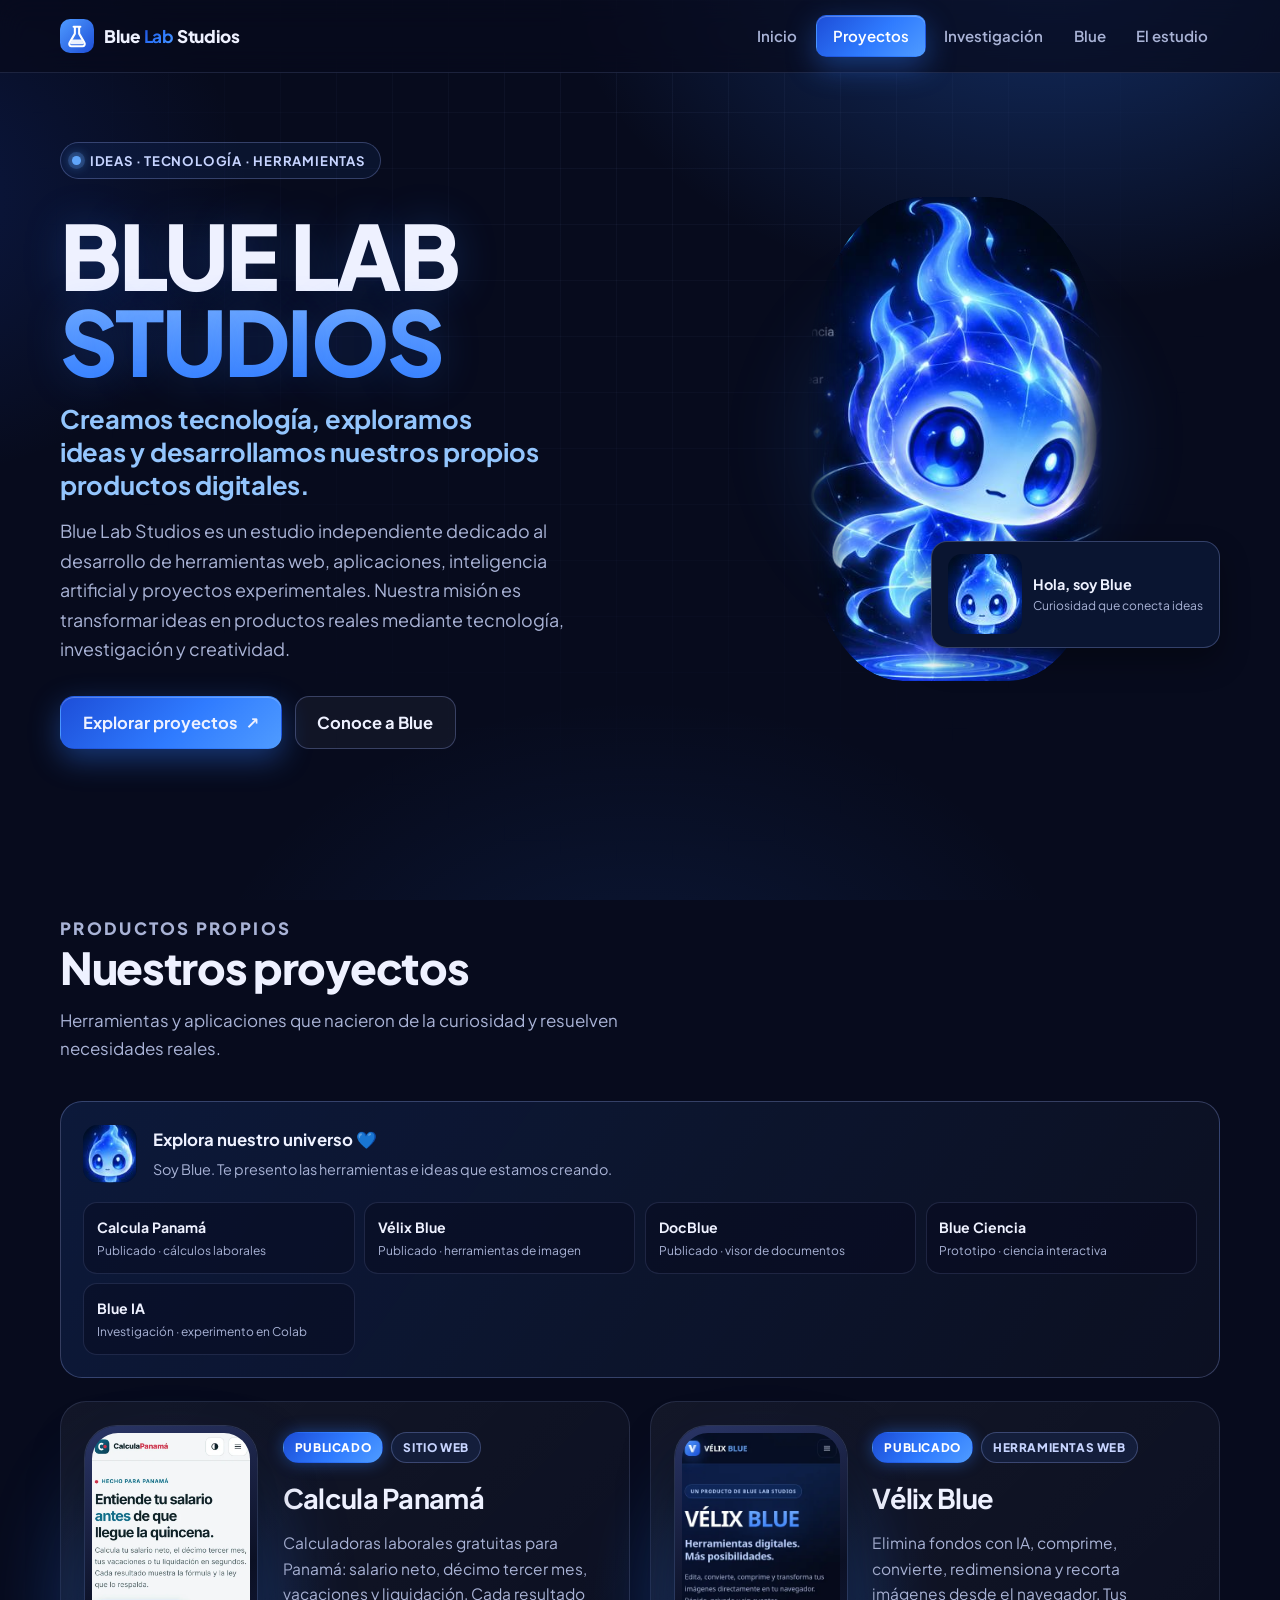
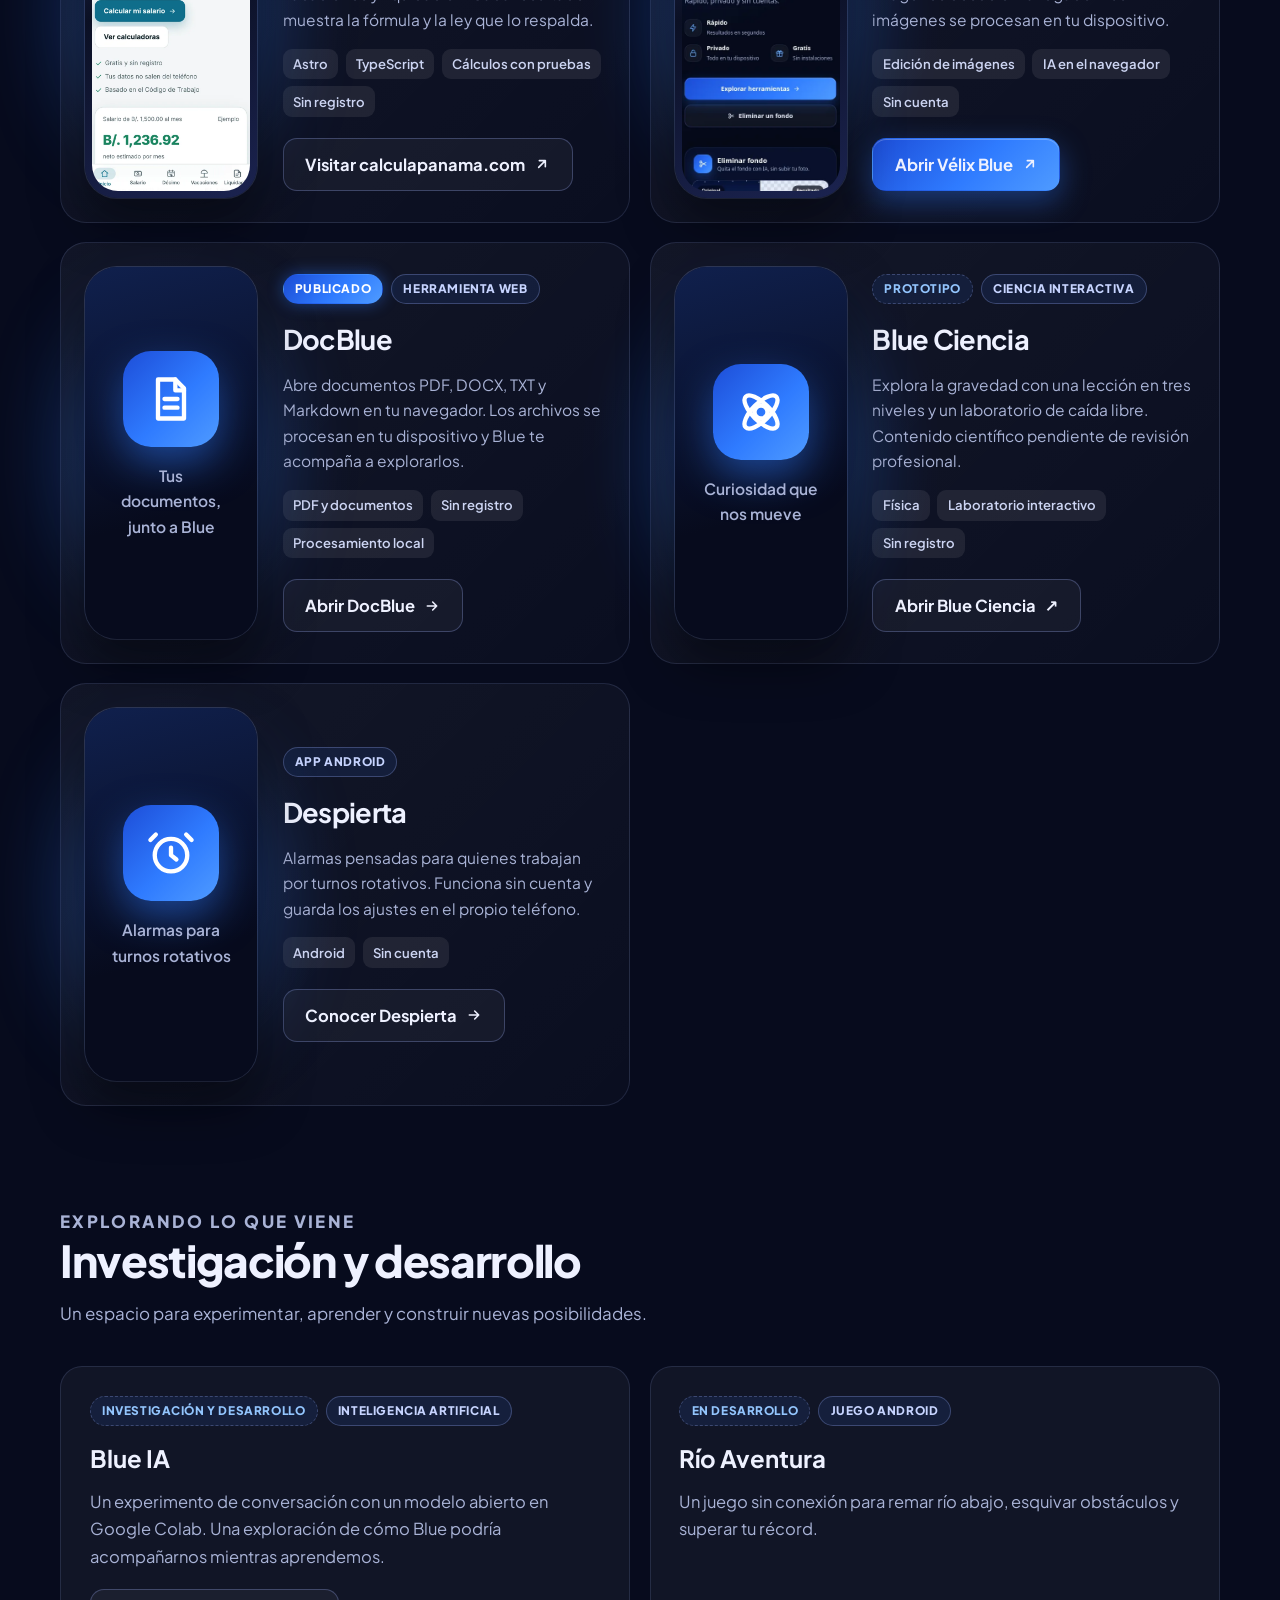
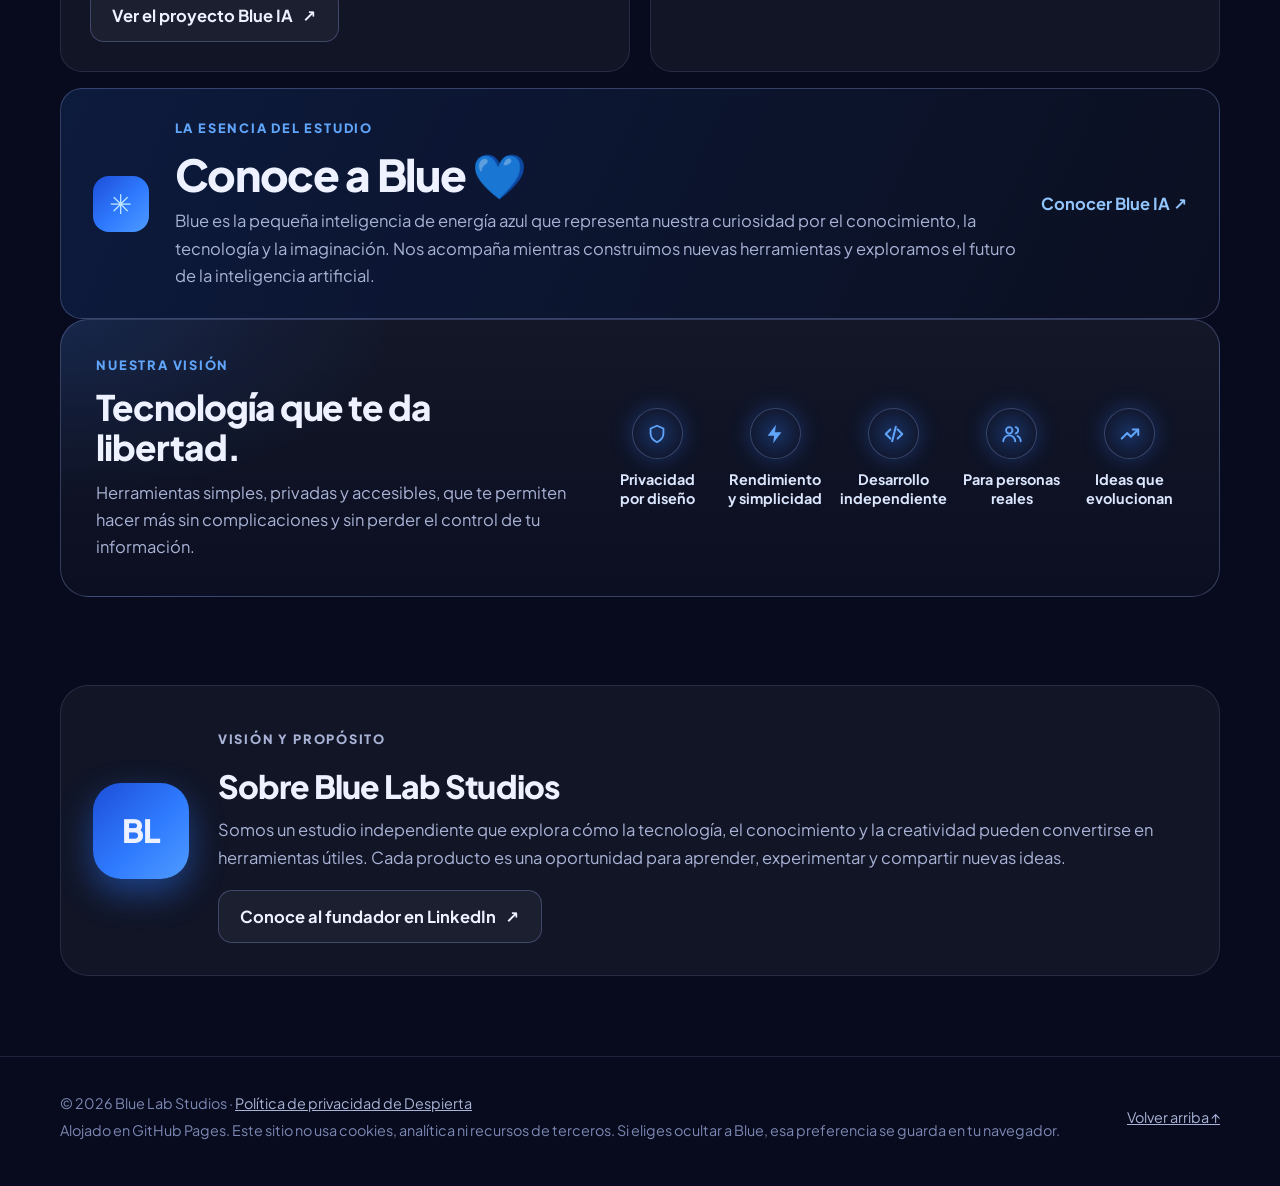
<file: index.html>
<!doctype html>
<html lang="es">
<head>
<meta charset="utf-8">
<meta name="viewport" content="width=device-width, initial-scale=1">
<title>Blue Lab Studios · Tecnología, creatividad e inteligencia</title>
<link rel="canonical" href="https://gabrielvillarreta555-code.github.io/">
<meta name="description" content="Blue Lab Studios desarrolla productos digitales propios, herramientas web, aplicaciones e investigación en inteligencia artificial.">
<meta name="theme-color" content="#070b1d">
<meta property="og:site_name" content="Blue Lab Studios">
<meta property="og:title" content="Blue Lab Studios · Tecnología, creatividad e inteligencia">
<meta property="og:description" content="Conoce los productos, experimentos y proyectos de inteligencia artificial de Blue Lab Studios.">
<meta property="og:type" content="website">
<meta property="og:url" content="https://gabrielvillarreta555-code.github.io/">
<link rel="preload" href="fonts/plus-jakarta-sans.woff2" as="font" type="font/woff2" crossorigin>
<script type="application/ld+json">
{
  "@context": "https://schema.org",
  "@graph": [
    {
      "@type": "Organization",
      "@id": "https://gabrielvillarreta555-code.github.io/#estudio",
      "name": "Blue Lab Studios",
      "url": "https://gabrielvillarreta555-code.github.io/",
      "description": "Estudio independiente que desarrolla productos digitales propios, herramientas web, aplicaciones e investigación en inteligencia artificial.",
      "founder": {
        "@id": "https://gabrielvillarreta555-code.github.io/#gabriel"
      },
      "brand": [
        {
          "@type": "Brand",
          "name": "Calcula Panamá",
          "url": "https://calculapanama.com/"
        },
        {
          "@type": "Brand",
          "name": "Vélix Blue",
          "url": "https://velixblue.com/"
        },
        {
          "@type": "Brand",
          "name": "DocBlue",
          "url": "https://gabrielvillarreta555-code.github.io/Docblue/"
        },
        {
          "@type": "Brand",
          "name": "Blue Ciencia",
          "url": "https://gabrielvillarreta555-code.github.io/Blue-ciencia/"
        },
        {
          "@type": "Brand",
          "name": "Despierta",
          "url": "https://gabrielvillarreta555-code.github.io/despierta/"
        }
      ]
    },
    {
      "@type": "Person",
      "@id": "https://gabrielvillarreta555-code.github.io/#gabriel",
      "name": "Gabriel Villarreta",
      "url": "https://gabrielvillarreta555-code.github.io/",
      "jobTitle": "Fundador",
      "worksFor": {
        "@id": "https://gabrielvillarreta555-code.github.io/#estudio"
      },
      "sameAs": [
        "https://www.linkedin.com/in/gabriel-villarreta-1aa114441/"
      ]
    },
    {
      "@type": "WebSite",
      "@id": "https://gabrielvillarreta555-code.github.io/#sitio",
      "name": "Blue Lab Studios",
      "url": "https://gabrielvillarreta555-code.github.io/",
      "inLanguage": "es",
      "publisher": {
        "@id": "https://gabrielvillarreta555-code.github.io/#estudio"
      }
    }
  ]
}
</script>
<style>
@font-face{font-family:"Jakarta";src:url("fonts/plus-jakarta-sans.woff2") format("woff2");font-weight:200 800;font-display:swap}
:root{
  --bg:#070b1d;--bg2:#0c1330;--panel:rgba(255,255,255,.045);--panel2:rgba(255,255,255,.08);
  --line:rgba(160,180,255,.14);--line2:rgba(160,180,255,.28);
  --text:#eef1ff;--soft:#a9b3d6;--mute:#7c88b3;
  --blue:#2f7bff;--blue2:#60a5fa;--blue3:#93c5fd;--deep:#1d4ed8;
  --grad:linear-gradient(135deg,#1d4ed8 0%,#2f7bff 55%,#4f9bff 100%);
  --radius:22px;
}
*{box-sizing:border-box}
[hidden]{display:none!important}
html{-webkit-text-size-adjust:100%;scroll-behavior:smooth;scroll-padding-top:5.5rem}
body{margin:0;color:var(--text);background:var(--bg);font:16.5px/1.65 "Jakarta",system-ui,-apple-system,"Segoe UI",Roboto,Arial,sans-serif;overflow-x:hidden}
img{max-width:100%;display:block}
a{color:var(--blue2)}
a:focus-visible,button:focus-visible,input:focus-visible,select:focus-visible,textarea:focus-visible,summary:focus-visible{outline:2px solid var(--blue2);outline-offset:3px;border-radius:10px}
.wrap{width:min(1160px,100% - 2.5rem);margin-inline:auto}
.skip{position:absolute;left:1rem;top:-5rem;padding:.6rem 1rem;border-radius:12px;background:var(--text);color:var(--bg);font-weight:700;z-index:100}
.skip:focus{top:1rem}

/* Fondo: brillos y rejilla */
.sky{position:fixed;inset:0;z-index:-1;pointer-events:none;
  background:
    radial-gradient(44rem 32rem at 82% -6%,rgba(47,123,255,.32),transparent 70%),
    radial-gradient(36rem 26rem at -12% 22%,rgba(29,78,216,.22),transparent 70%),
    radial-gradient(40rem 30rem at 50% 115%,rgba(47,123,255,.12),transparent 70%),
    var(--bg)}
.sky::after{content:"";position:absolute;inset:0;
  background-image:linear-gradient(rgba(160,180,255,.06) 1px,transparent 1px),linear-gradient(90deg,rgba(160,180,255,.06) 1px,transparent 1px);
  background-size:56px 56px;
  -webkit-mask-image:radial-gradient(ellipse at 50% 0%,#000 0%,transparent 70%);mask-image:radial-gradient(ellipse at 50% 0%,#000 0%,transparent 70%)}

/* Navegación */
.nav{position:sticky;top:0;z-index:50;backdrop-filter:blur(14px);-webkit-backdrop-filter:blur(14px);background:rgba(7,11,29,.72);border-bottom:1px solid var(--line)}
.nav .wrap{display:flex;align-items:center;justify-content:space-between;gap:1rem;height:4.5rem}
.logo{display:flex;align-items:center;gap:.65rem;color:var(--text);text-decoration:none;font-weight:800;letter-spacing:-.01em;font-size:1.08rem;white-space:nowrap}
.logo b{background:var(--grad);-webkit-background-clip:text;background-clip:text;color:transparent}
.links{display:flex;align-items:center;gap:.4rem}
.links a{color:var(--soft);text-decoration:none;font-weight:600;font-size:.94rem;padding:.45rem .75rem;border-radius:10px}
.links a:hover{color:var(--text);background:var(--panel)}
.links a.btn-main{color:#fff;padding:.5rem 1rem}
@media (max-width:820px){.links .hide-sm{display:none}}

/* Botones */
.btn{display:inline-flex;align-items:center;justify-content:center;gap:.55rem;min-height:48px;padding:.75rem 1.35rem;border-radius:14px;border:1px solid var(--line2);background:var(--panel);color:var(--text);font:inherit;font-weight:700;text-decoration:none;cursor:pointer;transition:transform .18s ease,box-shadow .18s ease,background .18s ease}
.btn:hover{transform:translateY(-2px);background:var(--panel2)}
.btn-main{border-color:transparent;background:var(--grad);box-shadow:0 10px 30px rgba(47,123,255,.4),inset 0 1px 0 rgba(255,255,255,.25)}
.btn-main:hover{background:var(--grad);box-shadow:0 14px 40px rgba(47,123,255,.55),inset 0 1px 0 rgba(255,255,255,.25)}
.btn-sm{min-height:40px;padding:.5rem 1rem;border-radius:12px;font-size:.92rem}
.btn svg{flex:none}

/* Portada */
.hero{display:grid;grid-template-columns:1.05fr .95fr;align-items:center;gap:3rem;padding:3.5rem 0 4rem}
@media (max-width:920px){.hero{grid-template-columns:1fr;padding-top:2rem;gap:3rem}}
.pill{display:inline-flex;align-items:center;gap:.55rem;padding:.4rem .95rem .4rem .7rem;border:1px solid var(--line2);border-radius:999px;background:rgba(59,130,255,.08);color:#c7d4ff;font-size:.82rem;font-weight:700;letter-spacing:.06em;text-transform:uppercase}
.pill i{width:.55rem;height:.55rem;border-radius:50%;background:var(--blue2);box-shadow:0 0 0 4px rgba(96,165,250,.22),0 0 12px var(--blue2)}
h1{font-size:clamp(2.45rem,6.2vw,4.4rem);line-height:1.04;letter-spacing:-.035em;margin:1.3rem 0 0;font-weight:800}
.brand-title{font-size:clamp(3rem,8.5vw,5.6rem);line-height:.95;text-transform:uppercase;letter-spacing:-.03em;text-shadow:0 0 40px rgba(47,123,255,.25)}
.tagline{font-size:clamp(1.25rem,2.6vw,1.6rem);font-weight:700;line-height:1.3;color:var(--blue3);margin:1.2rem 0 0;max-width:30rem;letter-spacing:-.01em}
.grad{background:linear-gradient(180deg,#7db4ff 0%,#2f7bff 100%);-webkit-background-clip:text;background-clip:text;color:transparent}
.lead{color:var(--soft);font-size:clamp(1rem,1.7vw,1.12rem);max-width:34rem;margin:.9rem 0 2rem}
.actions{display:flex;flex-wrap:wrap;gap:.8rem}
.checks{display:flex;flex-wrap:wrap;gap:.6rem 1.5rem;list-style:none;padding:0;margin:2rem 0 0;color:var(--soft);font-size:.93rem;font-weight:600}
.checks li{display:flex;align-items:center;gap:.45rem}
.checks svg{color:var(--blue2)}

/* Composición de teléfonos */
.stage{position:relative;height:560px;max-width:520px;margin-inline:auto;width:100%}
.stage::before{content:"";position:absolute;inset:12% 8%;border-radius:50%;background:radial-gradient(circle,rgba(47,123,255,.5),rgba(29,78,216,.22) 45%,transparent 70%);filter:blur(30px)}
.net{position:absolute;inset:-8% -12%;width:124%;height:116%;opacity:.35;pointer-events:none}
@media (max-width:920px){.hero{overflow-x:clip}.net{inset:0;width:100%;height:100%}}
.phone{position:absolute;width:232px;aspect-ratio:390/844;border-radius:34px;padding:7px;background:linear-gradient(160deg,#2a3566,#0b1024 45%,#1b2350);box-shadow:0 30px 60px rgba(0,0,0,.55),0 0 0 1px rgba(160,180,255,.25),inset 0 0 0 1px rgba(255,255,255,.06)}
.phone img{width:100%;height:100%;object-fit:cover;object-position:top;border-radius:28px}
.p1{left:50%;top:10px;transform:translateX(-36%) rotate(3deg);z-index:2}
.p2{left:50%;top:60px;transform:translateX(-118%) rotate(-7deg);z-index:1;opacity:.92}
.chip{position:absolute;z-index:3;display:flex;align-items:center;gap:.6rem;padding:.65rem .9rem;border-radius:16px;background:rgba(12,19,48,.78);border:1px solid var(--line2);backdrop-filter:blur(10px);-webkit-backdrop-filter:blur(10px);box-shadow:0 14px 30px rgba(0,0,0,.35);font-size:.86rem;font-weight:700;white-space:nowrap}
.chip small{display:block;color:var(--soft);font-weight:600;font-size:.74rem}
.chip .dot{width:2rem;height:2rem;border-radius:10px;display:grid;place-items:center;background:var(--grad);flex:none}
.c1{right:0;top:70px}.c2{left:0;bottom:90px}.c3{right:6%;bottom:18px}
@media (prefers-reduced-motion:no-preference){
  .chip{animation:float 6s ease-in-out infinite}.c2{animation-delay:-2s}.c3{animation-delay:-4s}
  @keyframes float{50%{translate:0 -10px}}
}
@media (max-width:520px){
  .stage{height:470px}.phone{width:196px}
  .p1{transform:translateX(-30%) rotate(3deg)}.p2{transform:translateX(-108%) rotate(-7deg);top:50px}
  .c1{top:24px;right:-4px}.c2{left:-4px;bottom:120px}.c3{bottom:8px;right:0}
}

/* Secciones */
section{padding:5.5rem 0 0}
.head{max-width:40rem;margin-bottom:2.4rem}
.kicker{color:var(--blue2);font-weight:800;font-size:.8rem;letter-spacing:.14em;text-transform:uppercase;margin:0 0 .7rem}
h2{font-size:clamp(1.85rem,4vw,2.75rem);line-height:1.12;letter-spacing:-.03em;margin:0;font-weight:800}
.head p{color:var(--soft);margin:.9rem 0 0;font-size:1.06rem}

/* Visión */
.vision{display:grid;grid-template-columns:.9fr 1.1fr;gap:2rem;align-items:center;padding:2.2rem;border-radius:28px;border:1px solid var(--line2);background:radial-gradient(30rem 16rem at 0% 0%,rgba(47,123,255,.16),transparent 70%),linear-gradient(180deg,rgba(255,255,255,.05),rgba(255,255,255,.02))}
@media (max-width:900px){.vision{grid-template-columns:1fr}}
.vision h2{font-size:clamp(1.6rem,3.2vw,2.2rem)}
.vision-text p:last-child{color:var(--soft);margin:.8rem 0 0}
.values{list-style:none;margin:0;padding:0;display:grid;grid-template-columns:repeat(5,1fr);gap:.6rem;text-align:center;font-size:.9rem;font-weight:700;line-height:1.3;color:#dbe6ff}
@media (max-width:600px){.values{grid-template-columns:repeat(2,1fr);gap:1.2rem .6rem}.values li:last-child{grid-column:1/-1}}
.vicon{width:3.2rem;height:3.2rem;margin:0 auto .7rem;border-radius:50%;display:grid;place-items:center;color:var(--blue2);background:radial-gradient(circle,rgba(47,123,255,.28),rgba(47,123,255,.06) 70%);border:1px solid var(--line2);box-shadow:0 0 22px rgba(47,123,255,.3)}
/* Cifras */
.stats{display:grid;grid-template-columns:repeat(3,1fr);gap:1rem;padding:1.4rem;border:1px solid var(--line);border-radius:var(--radius);background:var(--panel)}
.stats div{text-align:center;padding:.4rem}
.stats strong{display:block;font-size:clamp(1.7rem,4vw,2.3rem);font-weight:800;letter-spacing:-.03em}
.stats span{color:var(--soft);font-size:.9rem;font-weight:600}
@media (max-width:640px){.stats{grid-template-columns:1fr;gap:.2rem}}

/* Proyectos */
.work{display:grid;grid-template-columns:repeat(2,1fr);gap:1.2rem}
@media (max-width:1000px){.work{grid-template-columns:1fr}}
.project{display:grid;grid-template-columns:auto 1fr;gap:1.6rem;align-items:center;padding:1.5rem;border-radius:26px;border:1px solid var(--line);background:linear-gradient(135deg,rgba(255,255,255,.055),rgba(255,255,255,.015));transition:border-color .2s ease}
.project:hover{border-color:var(--line2)}
@media (max-width:560px){.project{grid-template-columns:1fr;gap:1.4rem}}
.shot{position:relative;justify-self:center;width:172px;aspect-ratio:390/844;border-radius:32px;padding:7px;background:linear-gradient(160deg,#2a3566,#0b1024 45%,#1b2350);box-shadow:0 24px 50px rgba(0,0,0,.5),0 0 0 1px rgba(160,180,255,.22)}
.shot img{width:100%;height:100%;object-fit:cover;object-position:top;border-radius:26px}
.shot::before{content:"";pointer-events:none;position:absolute;inset:-18%;z-index:-1;border-radius:50%;filter:blur(36px);opacity:.55;background:radial-gradient(circle,#2f7bff,transparent 65%)}
.art{display:grid;place-items:center;align-content:center;gap:1rem;background:linear-gradient(165deg,#10204d,#070b1d 65%);color:#fff;text-align:center;padding:1.5rem}
.art .clock{width:96px;height:96px;border-radius:28px;display:grid;place-items:center;background:var(--grad);box-shadow:0 16px 40px rgba(47,123,255,.5)}
.art p{margin:0;color:var(--soft);font-size:.88rem;font-weight:600}
.meta{display:flex;flex-wrap:wrap;align-items:center;gap:.5rem;margin-bottom:.8rem}
.badge{font-size:.74rem;font-weight:800;letter-spacing:.05em;text-transform:uppercase;padding:.28rem .7rem;border-radius:999px;border:1px solid var(--line2);color:#c7d4ff;background:rgba(59,130,255,.1)}
.badge.live{color:#fff;border-color:transparent;background:var(--grad);box-shadow:0 0 16px rgba(47,123,255,.45)}
.badge.soon{color:var(--blue3);border-style:dashed}
.project h3{font-size:clamp(1.4rem,2.4vw,1.7rem);letter-spacing:-.025em;margin:0 0 .6rem}
.project p{color:var(--soft);margin:0 0 1rem;max-width:34rem;font-size:.97rem}
.tags{display:flex;flex-wrap:wrap;gap:.45rem;list-style:none;padding:0;margin:0 0 1.3rem}
.tags li{font-size:.82rem;font-weight:600;color:#cdd5f3;padding:.28rem .65rem;border-radius:9px;background:var(--panel2)}

/* Sobre el estudio */
.about{display:grid;grid-template-columns:auto 1fr;gap:1.8rem;align-items:center;padding:2rem;border-radius:28px;border:1px solid var(--line);background:var(--panel)}
@media (max-width:640px){.about{grid-template-columns:1fr}}
.avatar{width:96px;height:96px;border-radius:28px;display:grid;place-items:center;background:var(--grad);font-size:2rem;font-weight:800;letter-spacing:-.04em;box-shadow:0 14px 34px rgba(47,123,255,.45)}
.about h2{font-size:clamp(1.5rem,3vw,2rem)}
.about p{color:var(--soft);margin:.7rem 0 1.2rem}

footer{margin-top:5rem;border-top:1px solid var(--line);padding:2rem 0 2.5rem;color:var(--mute);font-size:.9rem}
footer .wrap{display:flex;flex-wrap:wrap;justify-content:space-between;align-items:center;gap:1rem}
footer p{margin:.2rem 0}
footer a{color:var(--soft)}

/* Blue: ilustración de la referencia y proyectos experimentales */
.blue-stage{position:relative;isolation:isolate;display:grid;place-items:center;min-height:510px}
.blue-stage-glow{position:absolute;width:80%;aspect-ratio:1;border-radius:50%;background:radial-gradient(circle,rgba(39,122,255,.26),transparent 68%);filter:blur(24px);z-index:-1}
.blue-portrait{width:min(72%,295px);aspect-ratio:352/577;border-radius:38% 38% 32% 32%;background-image:url("img/blue-referencia.jpg");background-size:364% 148%;background-position:18% 9.4%;background-repeat:no-repeat;-webkit-mask-image:linear-gradient(to right,transparent,#000 14%,#000 88%,transparent);mask-image:linear-gradient(to right,transparent,#000 14%,#000 88%,transparent);box-shadow:0 0 60px rgba(30,119,255,.18)}
.blue-caption{position:absolute;right:0;bottom:9%;display:flex;align-items:center;gap:.7rem;padding:.8rem 1rem;border:1px solid var(--line2);border-radius:16px;background:#0a1531;box-shadow:0 14px 30px #0005}
.blue-caption-dot{display:grid;place-items:center;width:2rem;height:2rem;border-radius:10px;background:var(--grad);color:white}
.blue-caption strong,.blue-caption small{display:block}.blue-caption strong{font-size:.9rem}.blue-caption small{font-size:.75rem;color:var(--soft)}
.blue-intro{display:grid;grid-template-columns:auto 1fr auto;align-items:center;gap:1.6rem;margin:1rem 0 0;padding:1.8rem 2rem;border:1px solid var(--line2);border-radius:var(--radius);background:linear-gradient(115deg,rgba(47,123,255,.14),rgba(255,255,255,.02))}
.blue-intro-symbol{display:grid;place-items:center;width:3.5rem;height:3.5rem;border-radius:16px;color:#bde5ff;background:var(--grad);font-size:1.7rem}.blue-intro h2{margin:0 0 .5rem}.blue-intro p:last-child{color:var(--soft);max-width:56rem;margin:0}.blue-intro-link{white-space:nowrap;font-weight:700;text-decoration:none;color:var(--blue3)}
.experiments{display:grid;grid-template-columns:repeat(2,minmax(0,1fr));gap:1.2rem}.experiment{padding:1.8rem;border:1px solid var(--line);border-radius:var(--radius);background:var(--panel)}.experiment h3{font-size:1.5rem;margin:0 0 .6rem}.experiment p{color:var(--soft);margin:0 0 1.2rem}
@media(max-width:920px){.blue-stage{min-height:440px}.blue-portrait{width:min(62%,270px)}.blue-intro{grid-template-columns:auto 1fr}.blue-intro-link{grid-column:2}}
@media(max-width:360px){.nav .wrap{gap:.4rem}.logo{font-size:.9rem;gap:.4rem}.logo svg{width:28px;height:28px}.links a.btn-main{padding:.5rem .7rem}}
@media(max-width:600px){.blue-stage{min-height:390px}.blue-portrait{width:min(62%,235px)}.blue-caption{right:0;bottom:4%}.blue-intro{grid-template-columns:1fr;gap:1rem;padding:1.5rem}.blue-intro-link{grid-column:1}.experiments{grid-template-columns:1fr}.project .btn{max-width:100%}}

/* Blue cobra vida con expresiones de la referencia original. */
.blue-expression{width:74px;height:80px;flex:none;border-radius:14px;background:#07142e url("img/blue-referencia.jpg") no-repeat -507px -500px;background-size:1280px 853px}
@media (prefers-reduced-motion:no-preference){
  .blue-portrait{animation:blue-float 6s ease-in-out infinite}
  .blue-stage-glow{animation:blue-glow 6s ease-in-out infinite}
  .blue-expression{animation:blue-expressions 12s steps(1,end) infinite}
  @keyframes blue-float{0%,100%{transform:translateY(0) rotate(0)}50%{transform:translateY(-12px) rotate(1.5deg)}}
  @keyframes blue-glow{0%,100%{opacity:.75}50%{opacity:1}}
  @keyframes blue-expressions{0%,100%{background-position:-507px -500px}25%{background-position:-600px -500px}50%{background-position:-689px -500px}75%{background-position:-1167px -500px}}
}

/* Acompañante de navegación: aparece al recorrer la página. */
.blue-companion{position:fixed;right:max(16px,env(safe-area-inset-right));bottom:max(16px,env(safe-area-inset-bottom));z-index:60;display:flex;flex-direction:column;align-items:flex-end;gap:10px}
.blue-companion-trigger{display:flex;align-items:center;gap:10px;padding:6px 14px 6px 6px;min-height:64px;color:var(--text);font:inherit;text-align:left;border:1px solid rgba(137,195,255,.45);border-radius:22px;background:#0c1b3a;box-shadow:0 12px 36px #0009;cursor:pointer}
.blue-companion-trigger:hover{border-color:#a6d9ff;background:#11284d}.blue-companion-trigger:focus-visible,.blue-companion-close:focus-visible,.blue-companion-link:focus-visible{outline:3px solid #9bd5ff;outline-offset:3px}
.blue-companion-avatar{display:block;width:54px;height:58px;overflow:hidden;border-radius:15px;flex:none;background:#07142e}.blue-companion-avatar .blue-expression{display:block;transform:scale(.72);transform-origin:top left}
.blue-companion-label{display:block;font-size:.82rem;line-height:1.2;font-weight:800}.blue-companion-label small{display:block;font-weight:500;font-size:.72rem;color:#b6c9e8;margin-top:3px}
.blue-companion-panel{width:min(340px,calc(100vw - 32px));max-height:min(480px,calc(100dvh - 120px));overflow:auto;border:1px solid rgba(137,195,255,.42);border-radius:22px;background:#0b1935;box-shadow:0 20px 60px #000a;padding:18px;color:#eef5ff}
.blue-companion-header{display:flex;align-items:center;justify-content:space-between;gap:10px}.blue-companion-header strong{font-size:1rem}.blue-companion-header small{display:block;color:#9fb9dc;font-size:.75rem}.blue-companion-close{display:grid;place-items:center;width:38px;height:38px;border-radius:12px;border:1px solid #34537c;background:#102847;color:#e8f4ff;font-size:1.35rem;cursor:pointer}
.blue-companion-tip{font-size:.9rem;line-height:1.55;color:#c4d6ef;margin:14px 0}.blue-companion-nav{display:grid;gap:7px}.blue-companion-link{display:flex;align-items:center;justify-content:space-between;gap:12px;min-height:44px;padding:9px 12px;border:1px solid #29476c;border-radius:12px;background:#112849;color:#e9f4ff;text-decoration:none;font-size:.86rem;font-weight:700}.blue-companion-link:hover{background:#1b3962;border-color:#5aaaff}.blue-companion-link span{color:#83c5ff}.blue-companion-footnote{color:#91a9c9;font-size:.72rem;line-height:1.4;margin:12px 0 0}
@media(max-width:480px){.blue-companion-trigger{padding:5px 12px 5px 5px;border-radius:19px}.blue-companion-label{font-size:.75rem}.blue-companion-label small{display:none}}
@media (prefers-reduced-motion:no-preference){.blue-companion-trigger:hover .blue-companion-avatar{animation:companion-wave .55s ease-in-out}@keyframes companion-wave{25%{transform:rotate(-6deg)}75%{transform:rotate(6deg)}}}

/* Accesos al universo de productos, con sus estados visibles. */
.universe{margin:0 0 1.4rem;padding:1.4rem;border:1px solid var(--line2);border-radius:var(--radius);background:linear-gradient(125deg,rgba(47,123,255,.13),rgba(255,255,255,.025))}
.universe-intro{display:flex;align-items:center;gap:1rem;margin-bottom:1.2rem}.universe-intro strong{color:var(--text);font-size:1.05rem}.universe-intro p{margin:.25rem 0 0;color:var(--soft);font-size:.9rem}.universe-avatar{display:block;width:54px;height:58px;overflow:hidden;border-radius:15px;flex:none;background:#07142e}.universe-avatar .blue-expression{display:block;transform:scale(.72);transform-origin:top left}
.universe-links{display:grid;grid-template-columns:repeat(4,minmax(0,1fr));gap:.6rem}.universe-links a{display:flex;flex-direction:column;gap:.25rem;min-height:70px;padding:.8rem;border:1px solid var(--line);border-radius:14px;background:rgba(7,11,29,.45);color:var(--text);text-decoration:none}.universe-links a:hover{border-color:var(--blue2)}.universe-links strong{font-size:.88rem}.universe-links span{font-size:.75rem;color:var(--soft);line-height:1.4}
@media(max-width:700px){.universe-links{grid-template-columns:repeat(2,minmax(0,1fr))}.universe{padding:1rem}}
@media(max-width:350px){.universe-links{grid-template-columns:1fr}}

/* Blue completo acompaña la navegación y los mensajes siguen la sección visible. */
.blue-companion-trigger{padding:0;gap:4px;border:0;background:transparent;box-shadow:none}
.blue-companion-trigger:hover{background:transparent}
.blue-companion-avatar{width:78px;height:94px;overflow:visible;border:0;border-radius:0;background:transparent}
.blue-companion-avatar img{display:block;width:100%;height:100%;object-fit:contain}
.blue-companion-label{padding:10px 12px;border:1px solid rgba(137,195,255,.45);border-radius:16px;background:#0c1b3a;box-shadow:0 8px 25px #0006}
.blue-visibility{font:inherit;color:#abd9ff;background:transparent;border:0;padding:8px;cursor:pointer;text-decoration:underline;text-underline-offset:3px}
.blue-visibility:focus-visible{outline:3px solid #9bd5ff;outline-offset:2px}
@media(max-width:480px){.blue-companion-trigger{padding:0}.blue-companion-label small{display:block;max-width:130px}}
</style>
</head>
<body>
<div class="sky" aria-hidden="true"></div>
<a class="skip" href="#contenido">Saltar al contenido</a>

<header class="nav">
<div class="wrap">
<a class="logo" href="./" aria-label="Blue Lab Studios, inicio">
<svg width="34" height="34" viewBox="0 0 40 40" aria-hidden="true">
<defs><linearGradient id="lg" x1="0" y1="0" x2="1" y2="1"><stop stop-color="#4f9bff"/><stop offset="1" stop-color="#1d4ed8"/></linearGradient></defs>
<rect width="40" height="40" rx="12" fill="url(#lg)"/>
<path d="M16 9h8M17.5 9v8.2l-6.3 10.9A2.6 2.6 0 0 0 13.5 32h13a2.6 2.6 0 0 0 2.3-3.9l-6.3-10.9V9" fill="none" stroke="#fff" stroke-width="2.4" stroke-linecap="round" stroke-linejoin="round"/>
<path d="M14.6 24h10.8l2.4 4.2a1 1 0 0 1-.9 1.5H13.1a1 1 0 0 1-.9-1.5z" fill="#fff" opacity=".9"/>
</svg>
<span>Blue <b>Lab</b> Studios</span>
</a>
<nav class="links" aria-label="Principal">
<a class="hide-sm" href="#contenido">Inicio</a>
<a class="btn btn-main btn-sm" href="#proyectos">Proyectos</a>
<a class="hide-sm" href="#investigacion">Investigación</a>
<a class="hide-sm" href="#blue">Blue</a>
<a class="hide-sm" href="#sobre">El estudio</a>
</nav>
</div>
</header>

<main id="contenido" class="wrap">
<section class="hero" aria-labelledby="t-hero">
<div>
<p class="pill"><i aria-hidden="true"></i> Ideas · Tecnología · Herramientas</p>
<h1 id="t-hero" class="brand-title">Blue Lab<br><span class="grad">Studios</span></h1>
<p class="tagline">Creamos tecnología, exploramos ideas y desarrollamos nuestros propios productos digitales.</p>
<p class="lead">Blue Lab Studios es un estudio independiente dedicado al desarrollo de herramientas web, aplicaciones, inteligencia artificial y proyectos experimentales. Nuestra misión es transformar ideas en productos reales mediante tecnología, investigación y creatividad.</p>
<div class="actions">
<a class="btn btn-main" href="#proyectos">Explorar proyectos <span aria-hidden="true">↗</span></a>
<a class="btn" href="#blue">Conoce a Blue</a>
</div>
</div>

<div class="blue-stage">
<div class="blue-stage-glow" aria-hidden="true"></div>
<div class="blue-portrait" role="img" aria-label="Blue, una pequeña criatura luminosa de energía azul con conexiones neuronales"></div>
<div class="blue-caption"><span class="blue-expression" aria-hidden="true"></span><div><strong>Hola, soy Blue</strong><small>Curiosidad que conecta ideas</small></div></div>
</div>
</section>

<section id="proyectos" aria-labelledby="t-proyectos">
<div class="head"><p class="kicker">Productos propios</p><h2 id="t-proyectos">Nuestros proyectos</h2><p>Herramientas y aplicaciones que nacieron de la curiosidad y resuelven necesidades reales.</p></div>
<div class="universe" aria-label="El universo de productos de Blue Lab Studios">
  <div class="universe-intro"><span class="universe-avatar" aria-hidden="true"><span class="blue-expression"></span></span><div><strong>Explora nuestro universo 💙</strong><p>Soy Blue. Te presento las herramientas e ideas que estamos creando.</p></div></div>
  <nav class="universe-links" aria-label="Explorar productos">
    <a href="#producto-calcula"><strong>Calcula Panamá</strong><span>Publicado · cálculos laborales</span></a>
    <a href="#producto-velix"><strong>Vélix Blue</strong><span>Publicado · herramientas de imagen</span></a>
    <a href="#producto-docblue"><strong>DocBlue</strong><span>Publicado · visor de documentos</span></a>
    <a href="#producto-blue-ciencia"><strong>Blue Ciencia</strong><span>Prototipo · ciencia interactiva</span></a>
    <a href="#producto-blue-ia"><strong>Blue IA</strong><span>Investigación · experimento en Colab</span></a>
  </nav>
</div>
<div class="work">
<article class="project" id="producto-calcula">
<div class="shot"><img src="img/calcula-panama.webp" width="600" height="1298" loading="lazy" alt="Portada de Calcula Panamá en un teléfono: «Entiende tu salario antes de que llegue la quincena»"></div>
<div>
<div class="meta"><span class="badge live">Publicado</span><span class="badge">Sitio web</span></div>
<h3>Calcula Panamá</h3>
<p>Calculadoras laborales gratuitas para Panamá: salario neto, décimo tercer mes, vacaciones y liquidación. Cada resultado muestra la fórmula y la ley que lo respalda.</p>
<ul class="tags"><li>Astro</li><li>TypeScript</li><li>Cálculos con pruebas</li><li>Sin registro</li></ul>
<a class="btn" href="https://calculapanama.com/" rel="noopener" target="_blank">Visitar calculapanama.com
<svg width="16" height="16" viewBox="0 0 24 24" fill="none" stroke="currentColor" stroke-width="2.4" stroke-linecap="round" stroke-linejoin="round" aria-hidden="true"><path d="M7 17 17 7M8 7h9v9"/></svg></a>
</div>
</article>

<article class="project" id="producto-velix">
<a class="shot" href="https://velixblue.com/" aria-label="Abrir Vélix Blue en velixblue.com"><img src="img/velix-blue.webp" width="390" height="844" loading="lazy" alt="Interfaz móvil de Vélix Blue: herramientas digitales para transformar imágenes"></a>
<div><div class="meta"><span class="badge live">Publicado</span><span class="badge">Herramientas web</span></div>
<h3>Vélix Blue</h3><p>Elimina fondos con IA, comprime, convierte, redimensiona y recorta imágenes desde el navegador. Tus imágenes se procesan en tu dispositivo.</p>
<ul class="tags"><li>Edición de imágenes</li><li>IA en el navegador</li><li>Sin cuenta</li></ul>
<a class="btn btn-main" href="https://velixblue.com/">Abrir Vélix Blue <svg width="16" height="16" viewBox="0 0 24 24" fill="none" stroke="currentColor" stroke-width="2.4" stroke-linecap="round" stroke-linejoin="round" aria-hidden="true"><path d="M7 17 17 7M8 7h9v9"/></svg></a></div>
</article>

<article class="project" id="producto-docblue">
<div class="shot art">
<div class="clock" aria-hidden="true"><svg width="52" height="52" viewBox="0 0 24 24" fill="none" stroke="#fff" stroke-width="2" stroke-linecap="round" stroke-linejoin="round"><path d="M6 3h8l4 4v14H6z"/><path d="M14 3v5h4M9 12h6M9 16h6"/></svg></div>
<p>Tus documentos,<br>junto a Blue</p>
</div>
<div>
<div class="meta"><span class="badge live">Publicado</span><span class="badge">Herramienta web</span></div>
<h3>DocBlue</h3>
<p>Abre documentos PDF, DOCX, TXT y Markdown en tu navegador. Los archivos se procesan en tu dispositivo y Blue te acompaña a explorarlos.</p>
<ul class="tags"><li>PDF y documentos</li><li>Sin registro</li><li>Procesamiento local</li></ul>
<a class="btn" href="https://gabrielvillarreta555-code.github.io/Docblue/">Abrir DocBlue
<svg width="16" height="16" viewBox="0 0 24 24" fill="none" stroke="currentColor" stroke-width="2.4" stroke-linecap="round" stroke-linejoin="round" aria-hidden="true"><path d="M5 12h14M13 6l6 6-6 6"/></svg></a>
</div>
</article>

<article class="project" id="producto-blue-ciencia">
<div class="shot art"><div class="clock" aria-hidden="true"><svg width="52" height="52" viewBox="0 0 24 24" fill="none" stroke="#fff" stroke-width="2" stroke-linecap="round" stroke-linejoin="round"><circle cx="12" cy="12" r="3"/><ellipse cx="12" cy="12" rx="10" ry="4" transform="rotate(45 12 12)"/><ellipse cx="12" cy="12" rx="10" ry="4" transform="rotate(-45 12 12)"/></svg></div><p>Curiosidad que<br>nos mueve</p></div>
<div><div class="meta"><span class="badge soon">Prototipo</span><span class="badge">Ciencia interactiva</span></div>
<h3>Blue Ciencia</h3><p>Explora la gravedad con una lección en tres niveles y un laboratorio de caída libre. Contenido científico pendiente de revisión profesional.</p>
<ul class="tags"><li>Física</li><li>Laboratorio interactivo</li><li>Sin registro</li></ul>
<a class="btn" href="https://gabrielvillarreta555-code.github.io/Blue-ciencia/">Abrir Blue Ciencia <span aria-hidden="true">↗</span></a></div>
</article>

<article class="project">
<div class="shot art">
<div class="clock"><svg width="52" height="52" viewBox="0 0 24 24" fill="none" stroke="#fff" stroke-width="2" stroke-linecap="round" stroke-linejoin="round" aria-hidden="true"><circle cx="12" cy="13" r="7.5"/><path d="M12 9.5V13l2.5 2M5 3.5 2.5 6M19 3.5 21.5 6"/></svg></div>
<p>Alarmas para<br>turnos rotativos</p>
</div>
<div>
<div class="meta"><span class="badge">App Android</span></div>
<h3>Despierta</h3>
<p>Alarmas pensadas para quienes trabajan por turnos rotativos. Funciona sin cuenta y guarda los ajustes en el propio teléfono.</p>
<ul class="tags"><li>Android</li><li>Sin cuenta</li></ul>
<a class="btn" href="despierta/">Conocer Despierta
<svg width="16" height="16" viewBox="0 0 24 24" fill="none" stroke="currentColor" stroke-width="2.4" stroke-linecap="round" stroke-linejoin="round" aria-hidden="true"><path d="M5 12h14M13 6l6 6-6 6"/></svg></a>
</div>
</article>
</div>
</section>

<section id="investigacion" aria-labelledby="t-investigacion">
<div class="head"><p class="kicker">Explorando lo que viene</p><h2 id="t-investigacion">Investigación y desarrollo</h2><p>Un espacio para experimentar, aprender y construir nuevas posibilidades.</p></div>
<div class="experiments">
<article class="experiment" id="producto-blue-ia"><div class="meta"><span class="badge soon">Investigación y desarrollo</span><span class="badge">Inteligencia artificial</span></div><h3>Blue IA</h3><p>Un experimento de conversación con un modelo abierto en Google Colab. Una exploración de cómo Blue podría acompañarnos mientras aprendemos.</p><a class="btn" href="https://github.com/gabrielvillarreta555-code/blue-ia">Ver el proyecto Blue IA <span aria-hidden="true">↗</span></a></article>
<article class="experiment"><div class="meta"><span class="badge soon">En desarrollo</span><span class="badge">Juego Android</span></div><h3>Río Aventura</h3><p>Un juego sin conexión para remar río abajo, esquivar obstáculos y superar tu récord.</p></article>
</div>
</section>

<section class="blue-intro" id="blue" aria-labelledby="t-blue">
<div class="blue-intro-symbol" aria-hidden="true">✳</div>
<div><p class="kicker">La esencia del estudio</p><h2 id="t-blue">Conoce a Blue 💙</h2><p>Blue es la pequeña inteligencia de energía azul que representa nuestra curiosidad por el conocimiento, la tecnología y la imaginación. Nos acompaña mientras construimos nuevas herramientas y exploramos el futuro de la inteligencia artificial.</p></div>
<a class="blue-intro-link" href="#investigacion">Conocer Blue IA <span aria-hidden="true">↗</span></a>
</section>

<section class="vision" aria-labelledby="t-vision">
<div class="vision-text">
<p class="kicker">Nuestra visión</p>
<h2 id="t-vision">Tecnología que te da libertad.</h2>
<p>Herramientas simples, privadas y accesibles, que te permiten hacer más sin complicaciones y sin perder el control de tu información.</p>
</div>
<ul class="values">
<li><span class="vicon"><svg width="22" height="22" viewBox="0 0 24 24" fill="none" stroke="currentColor" stroke-width="2" stroke-linecap="round" stroke-linejoin="round" aria-hidden="true"><path d="M12 3 5 6v5.5c0 4.4 3 7.6 7 9.5 4-1.9 7-5.1 7-9.5V6z"/></svg></span>Privacidad<br>por diseño</li>
<li><span class="vicon"><svg width="22" height="22" viewBox="0 0 24 24" fill="currentColor" aria-hidden="true"><path d="M13 2 4 14h7l-1 8 9-12h-7z"/></svg></span>Rendimiento<br>y simplicidad</li>
<li><span class="vicon"><svg width="22" height="22" viewBox="0 0 24 24" fill="none" stroke="currentColor" stroke-width="2.2" stroke-linecap="round" stroke-linejoin="round" aria-hidden="true"><path d="m8 7-5 5 5 5M16 7l5 5-5 5M14 4l-4 16"/></svg></span>Desarrollo<br>independiente</li>
<li><span class="vicon"><svg width="22" height="22" viewBox="0 0 24 24" fill="none" stroke="currentColor" stroke-width="2" stroke-linecap="round" stroke-linejoin="round" aria-hidden="true"><circle cx="9" cy="8" r="3.5"/><path d="M2.5 20a6.5 6.5 0 0 1 13 0M16 4.6a3.5 3.5 0 0 1 0 6.8M18 14.2a6.5 6.5 0 0 1 3.5 5.8"/></svg></span>Para personas<br>reales</li>
<li><span class="vicon"><svg width="22" height="22" viewBox="0 0 24 24" fill="none" stroke="currentColor" stroke-width="2.2" stroke-linecap="round" stroke-linejoin="round" aria-hidden="true"><path d="m3 17 6-6 4 4 8-8M15 7h6v6"/></svg></span>Ideas que<br>evolucionan</li>
</ul>
</section>

<section id="sobre" aria-labelledby="t-sobre">
<div class="about">
<div class="avatar" aria-hidden="true">BL</div>
<div>
<p class="kicker">Visión y propósito</p>
<h2 id="t-sobre">Sobre Blue Lab Studios</h2>
<p>Somos un estudio independiente que explora cómo la tecnología, el conocimiento y la creatividad pueden convertirse en herramientas útiles. Cada producto es una oportunidad para aprender, experimentar y compartir nuevas ideas.</p>
<a class="btn" href="https://www.linkedin.com/in/gabriel-villarreta-1aa114441/" rel="me noopener" target="_blank">Conoce al fundador en LinkedIn <span aria-hidden="true">↗</span></a>
</div>
</div>
</section>
</main>

<div class="blue-companion" id="blue-companion" hidden>
  <div class="blue-companion-panel" id="blue-help" role="region" aria-label="Ayuda para navegar con Blue" hidden>
    <div class="blue-companion-header"><div><strong>Hola, soy Blue 💙</strong><small>Estoy aquí para acompañarte</small></div><button class="blue-companion-close" type="button" aria-label="Cerrar ayuda de Blue">×</button></div>
    <p class="blue-companion-tip" id="blue-tip">¿Qué buscas? Elige un enlace y te llevo hasta allí.</p>
    <nav class="blue-companion-nav" aria-label="Enlaces de Blue">
      <a class="blue-companion-link" href="#proyectos">Explorar proyectos <span aria-hidden="true">↗</span></a>
      <a class="blue-companion-link" href="#investigacion">Investigación y Blue IA <span aria-hidden="true">↗</span></a>
      <a class="blue-companion-link" href="#blue">Conocer a Blue <span aria-hidden="true">↗</span></a>
      <a class="blue-companion-link" href="#sobre">Mi creador y el estudio <span aria-hidden="true">↗</span></a>
    </nav>
    <p class="blue-companion-footnote">También puedes seguir explorando a tu ritmo.</p><button type="button" class="blue-visibility" id="blue-hide">Ocultar a Blue</button>
  </div>
  <button class="blue-companion-trigger" type="button" aria-controls="blue-help" aria-expanded="false" aria-label="Abrir ayuda de Blue">
    <span class="blue-companion-avatar" aria-hidden="true"><img src="img/blue-vivo.svg" alt="" width="78" height="94"></span>
    <span class="blue-companion-label">¿Buscas algo?<small id="blue-companion-context">Blue puede orientarte</small></span>
  </button>
</div>


<footer>
<div class="wrap">
<div>
<p>© <span id="anio">2026</span> Blue Lab Studios · <a href="despierta/privacidad/">Política de privacidad de Despierta</a></p>
<p>Alojado en GitHub Pages. Este sitio no usa cookies, analítica ni recursos de terceros. Si eliges ocultar a Blue, esa preferencia se guarda en tu navegador.</p>
</div>
<p><button type="button" class="blue-visibility" id="blue-show" hidden>Mostrar a Blue</button> <a href="#contenido">Volver arriba ↑</a></p>
</div>
</footer>

<script>
(function () {
  document.getElementById('anio').textContent = String(new Date().getFullYear());
  var companion = document.getElementById('blue-companion');
  var panel = document.getElementById('blue-help');
  var trigger = companion.querySelector('.blue-companion-trigger');
  var close = companion.querySelector('.blue-companion-close');
  var tip = document.getElementById('blue-tip');
  var context = document.getElementById('blue-companion-context');
  var showBlue = document.getElementById('blue-show');
  var hideBlue = document.getElementById('blue-hide');
  var blueVisible = true;
  try { blueVisible = localStorage.getItem('bls-blue-visible') !== 'false'; } catch (_) {}
  var sections = [
    ['proyectos', 'Aquí están los productos del estudio. ¿Quieres conocer también lo que estamos investigando?'],
    ['investigacion', 'Aquí exploramos nuevas ideas. Puedes conocer Blue IA o volver a los productos.'],
    ['blue', '¡Ese soy yo! También puedes conocer el estudio que me imaginó.'],
    ['sobre', 'Aquí puedes conocer la visión del estudio y encontrar a mi creador.']
  ];
  var initial = '¿Qué buscas? Elige un enlace y te llevo hasta allí.';
  function setOpen(open, returnFocus) {
    panel.hidden = !open;
    trigger.setAttribute('aria-expanded', String(open));
    trigger.setAttribute('aria-label', open ? 'Cerrar ayuda de Blue' : 'Abrir ayuda de Blue');
    if (!open && returnFocus) trigger.focus();
    update();
  }
  function update() {
    var show = window.scrollY > 300 || !panel.hidden || companion.contains(document.activeElement);
    companion.hidden = !show || !blueVisible;
    showBlue.hidden = blueVisible;
    if (!companion.hidden && panel.hidden && !companion.contains(document.activeElement)) {
      var box = trigger.getBoundingClientRect();
      var occupied = document.querySelectorAll('main a, main button, main p, main h1, main h2, main h3, footer a, footer button, footer p');
      var blocked = Array.prototype.some.call(occupied, function (element) {
        if (element.hidden || element.getClientRects().length === 0) return false;
        var r = element.getBoundingClientRect();
        return box.left < r.right + 8 && box.right > r.left - 8 && box.top < r.bottom + 8 && box.bottom > r.top - 8;
      });
      if (blocked) companion.hidden = true;
    }
    var message = initial;
    var shortMessage = 'Blue puede orientarte';
    sections.forEach(function (item) {
      var section = document.getElementById(item[0]);
      if (section && section.getBoundingClientRect().top <= window.innerHeight * .45) { message = item[1]; shortMessage = ({ proyectos: 'Conoce los productos', investigacion: 'Explora las ideas', blue: 'Conoce mi historia', sobre: 'Conoce el estudio' })[item[0]]; }
    });
    if (tip.textContent !== message) tip.textContent = message;
    if (context.textContent !== shortMessage) context.textContent = shortMessage;
  }
  hideBlue.addEventListener('click', function () { blueVisible = false; try { localStorage.setItem('bls-blue-visible', 'false'); } catch (_) {} panel.hidden = true; trigger.setAttribute('aria-expanded', 'false'); update(); showBlue.focus({ preventScroll: true }); });
  showBlue.addEventListener('click', function () { blueVisible = true; try { localStorage.setItem('bls-blue-visible', 'true'); } catch (_) {} update(); if (!companion.hidden) trigger.focus(); else document.querySelector('footer a[href="#contenido"]').focus(); });
  trigger.addEventListener('click', function () { setOpen(panel.hidden, false); });
  close.addEventListener('click', function () { setOpen(false, true); });
  companion.querySelectorAll('.blue-companion-link').forEach(function (link) {
    link.addEventListener('click', function () { setOpen(false, true); });
  });
  document.addEventListener('keydown', function (event) {
    if (event.key === 'Escape' && !panel.hidden) setOpen(false, true);
  });
  var ticking = false;
  window.addEventListener('scroll', function () {
    if (!ticking) { requestAnimationFrame(function () { update(); ticking = false; }); ticking = true; }
  }, { passive: true });
  window.addEventListener('resize', update, { passive: true });
  if ('ResizeObserver' in window) new ResizeObserver(update).observe(document.getElementById('contenido'));
  update();
})();
</script>
</body>
</html>
</file>
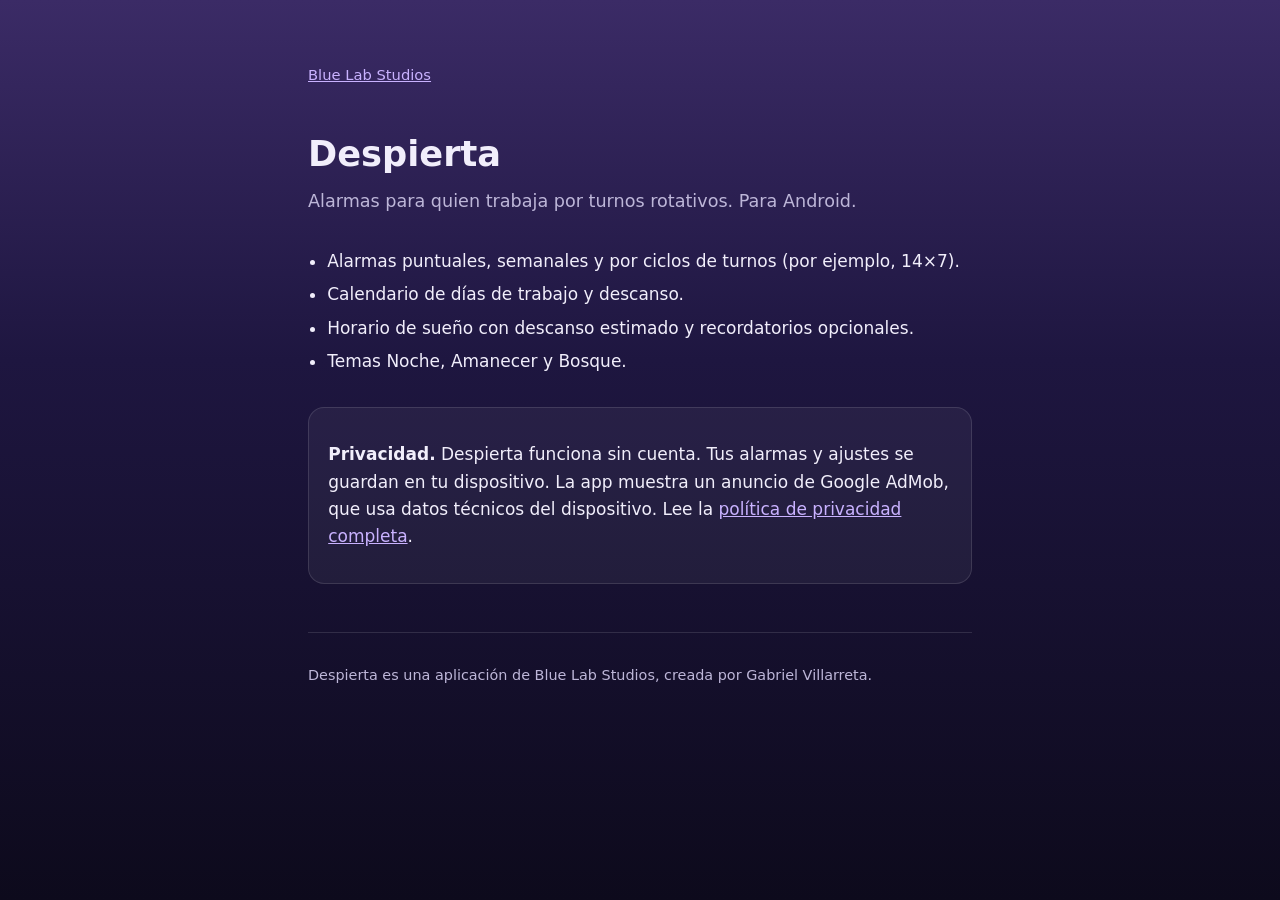
<file: despierta/index.html>
<!doctype html>
<html lang="es">
<head>
<meta charset="utf-8">
<meta name="viewport" content="width=device-width, initial-scale=1">
<title>Despierta · Blue Lab Studios</title>
<meta name="description" content="Despierta, aplicación de alarmas para turnos rotativos en Android, de Blue Lab Studios.">
<style>
:root{--bg:#0f1024;--text:#f1eefb;--soft:#bdb6d8;--line:rgba(255,255,255,.12);--accent:#c9b2ff;--card:rgba(255,255,255,.05)}
*{box-sizing:border-box}
html{-webkit-text-size-adjust:100%}
body{margin:0;min-height:100vh;color:var(--text);font:17px/1.6 system-ui,-apple-system,"Segoe UI",Roboto,"Helvetica Neue",Arial,sans-serif;
  background:linear-gradient(180deg,#3b2b66 0%,#1e1640 40%,#0d0a1c 100%) fixed;background-color:var(--bg)}
main{max-width:44rem;margin:0 auto;padding:3rem 1.25rem 3rem}
.top{font-size:.92rem}
.top a,footer a,p a{color:var(--accent)}
h1{font-size:2.2rem;margin:2.5rem 0 .3rem}
.lead{color:var(--soft);font-size:1.1rem;margin:0 0 2rem}
ul{padding-left:1.2rem}
li{margin:.4rem 0}
.box{border:1px solid var(--line);background:var(--card);border-radius:16px;padding:1rem 1.2rem;margin:2rem 0}
footer{margin-top:3rem;color:var(--soft);font-size:.9rem;border-top:1px solid var(--line);padding-top:1rem}
</style>
</head>
<body>
<main>
<p class="top"><a href="../">Blue Lab Studios</a></p>
<h1>Despierta</h1>
<p class="lead">Alarmas para quien trabaja por turnos rotativos. Para Android.</p>
<ul>
<li>Alarmas puntuales, semanales y por ciclos de turnos (por ejemplo, 14×7).</li>
<li>Calendario de días de trabajo y descanso.</li>
<li>Horario de sueño con descanso estimado y recordatorios opcionales.</li>
<li>Temas Noche, Amanecer y Bosque.</li>
</ul>
<div class="box">
<p><strong>Privacidad.</strong> Despierta funciona sin cuenta. Tus alarmas y ajustes se guardan en tu dispositivo. La app muestra un anuncio de Google AdMob, que usa datos técnicos del dispositivo. Lee la <a href="privacidad/">política de privacidad completa</a>.</p>
</div>
<footer>
<p>Despierta es una aplicación de Blue Lab Studios, creada por Gabriel Villarreta.</p>
</footer>
</main>
</body>
</html>
</file>
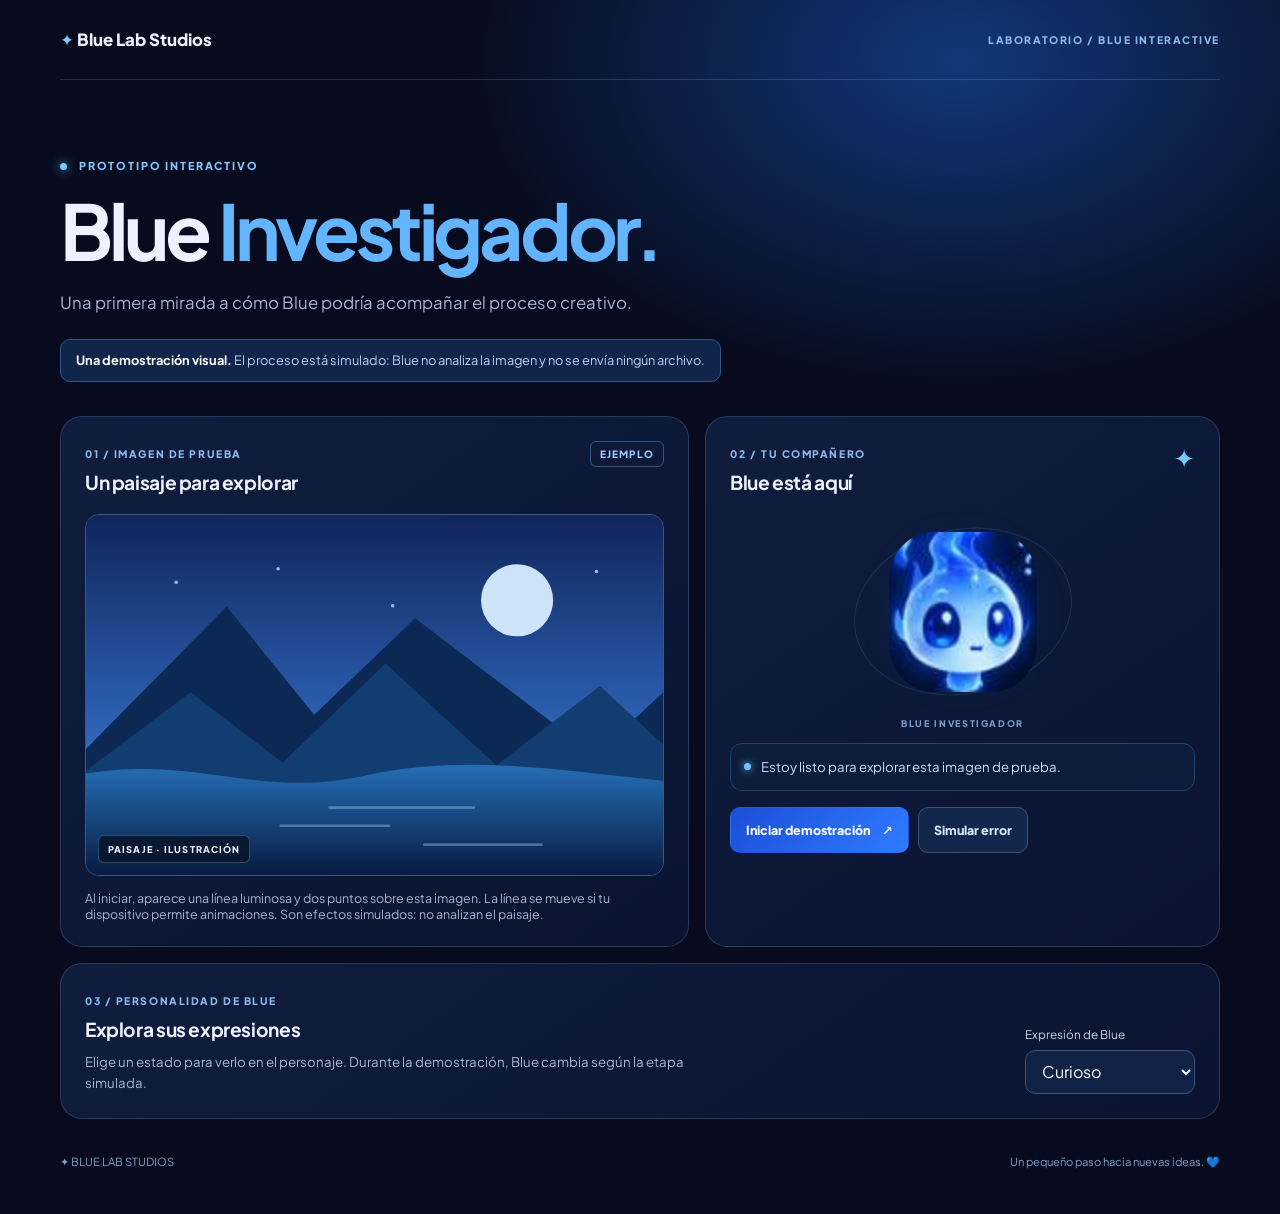
<file: demos/blue-interactive/index.html>
<!doctype html>
<html lang="es">
<head>
  <meta charset="utf-8">
  <meta name="viewport" content="width=device-width, initial-scale=1">
  <meta name="robots" content="noindex, nofollow">
  <meta name="theme-color" content="#070b1d">
  <title>Blue Investigador · Demostración | Blue Lab Studios</title>
  <link rel="stylesheet" href="demo.css">
  <script type="module" src="demo.mjs"></script>
</head>
<body>
  <div class="page">
    <header class="header wrap"><a class="brand" href="../../"><span class="mark" aria-hidden="true">✦</span> <span>Blue Lab Studios</span></a><span class="header-label">LABORATORIO / BLUE INTERACTIVE</span></header>
    <main class="wrap">
      <section class="intro" aria-labelledby="title">
        <p class="eyebrow"><span></span> PROTOTIPO INTERACTIVO</p>
        <h1 id="title">Blue <em>Investigador.</em></h1>
        <p>Una primera mirada a cómo Blue podría acompañar el proceso creativo.</p>
        <div class="demo-notice"><strong>Una demostración visual.</strong> El proceso está simulado: Blue no analiza la imagen y no se envía ningún archivo.</div>
      </section>
      <section class="workspace" aria-label="Demostración de Blue Investigador">
        <div class="image-card">
          <div class="card-top"><div><span class="card-kicker">01 / IMAGEN DE PRUEBA</span><h2>Un paisaje para explorar</h2></div><span class="file-pill">EJEMPLO</span></div>
          <div class="sample" id="sample" aria-label="Ilustración de prueba de un paisaje de montañas y una luna" role="img">
            <svg viewBox="0 0 640 400" preserveAspectRatio="xMidYMid slice" aria-hidden="true"><defs><linearGradient id="sky" x2="0" y2="1"><stop stop-color="#10255b"/><stop offset="1" stop-color="#418cf3"/></linearGradient><linearGradient id="lake" x2="0" y2="1"><stop stop-color="#256eb5"/><stop offset="1" stop-color="#081b42"/></linearGradient></defs><rect width="640" height="400" fill="url(#sky)"/><circle cx="478" cy="95" r="40" fill="#d7eeff" opacity=".95"/><path d="M0 260 156 102 253 222 365 115 565 267 640 197 640 400 0 400Z" fill="#0c2855"/><path d="M0 284 116 197 218 275 332 165 455 278 570 190 640 255 640 400 0 400Z" fill="#123d70"/><path d="M0 287c126-20 189 28 306 3s207-7 334 5v105H0Z" fill="url(#lake)"/><path d="M270 325h160m-214 20h120m39 21h130" stroke="#b6e7ff" stroke-opacity=".35" stroke-width="3" stroke-linecap="round"/><g fill="#d7efff" opacity=".7"><circle cx="100" cy="75" r="2"/><circle cx="213" cy="60" r="2"/><circle cx="340" cy="101" r="2"/><circle cx="566" cy="63" r="2"/></g></svg>
            <div class="scan" aria-hidden="true"></div><div class="scan-point point-one" aria-hidden="true">✦</div><div class="scan-point point-two" aria-hidden="true">✦</div><div class="sample-label">PAISAJE · ILUSTRACIÓN</div>
          </div>
          <p class="image-note">Al iniciar, aparece una línea luminosa y dos puntos sobre esta imagen. La línea se mueve si tu dispositivo permite animaciones. Son efectos simulados: no analizan el paisaje.</p>
        </div>
        <div class="blue-card">
          <div class="card-top"><div><span class="card-kicker">02 / TU COMPAÑERO</span><h2>Blue está aquí</h2></div><span class="sparkle" aria-hidden="true">✦</span></div>
          <div class="character-stage"><div class="orbital" aria-hidden="true"></div><blue-character id="blue" expression="curioso"></blue-character><span class="stage-label">BLUE INVESTIGADOR</span></div>
          <div class="status-box"><span class="status-dot" aria-hidden="true"></span><p id="message" role="status" aria-live="polite">Estoy listo para explorar esta imagen de prueba.</p></div>
          <div class="progress" id="progress" role="progressbar" aria-label="Demostración en curso, duración no determinada" hidden><div class="progress-bar"></div></div>
          <div class="actions"><button class="button primary" id="start" type="button">Iniciar demostración <span aria-hidden="true">↗</span></button><button class="button secondary" id="simulate-error" type="button">Simular error</button><button class="button secondary" id="reset" type="button" hidden>Volver a empezar</button></div>
        </div>
      </section>
      <section class="expressions" aria-labelledby="expressions-title"><div><span class="card-kicker">03 / PERSONALIDAD DE BLUE</span><h2 id="expressions-title">Explora sus expresiones</h2><p>Elige un estado para verlo en el personaje. Durante la demostración, Blue cambia según la etapa simulada.</p></div><div class="expression-control"><label for="expression">Expresión de Blue</label><select id="expression"><option value="normal">Normal</option><option value="feliz">Feliz</option><option value="curioso" selected>Curioso</option><option value="sorprendido">Sorprendido</option><option value="pensando">Pensando</option><option value="concentrado">Concentrado</option><option value="triste">Triste</option><option value="emocionado">Emocionado</option><option value="investigador">Investigador</option></select></div></section>
    </main>
    <footer class="wrap"><span>✦ BLUE LAB STUDIOS</span><span>Un pequeño paso hacia nuevas ideas. 💙</span></footer>
  </div>
</body></html>
</file>
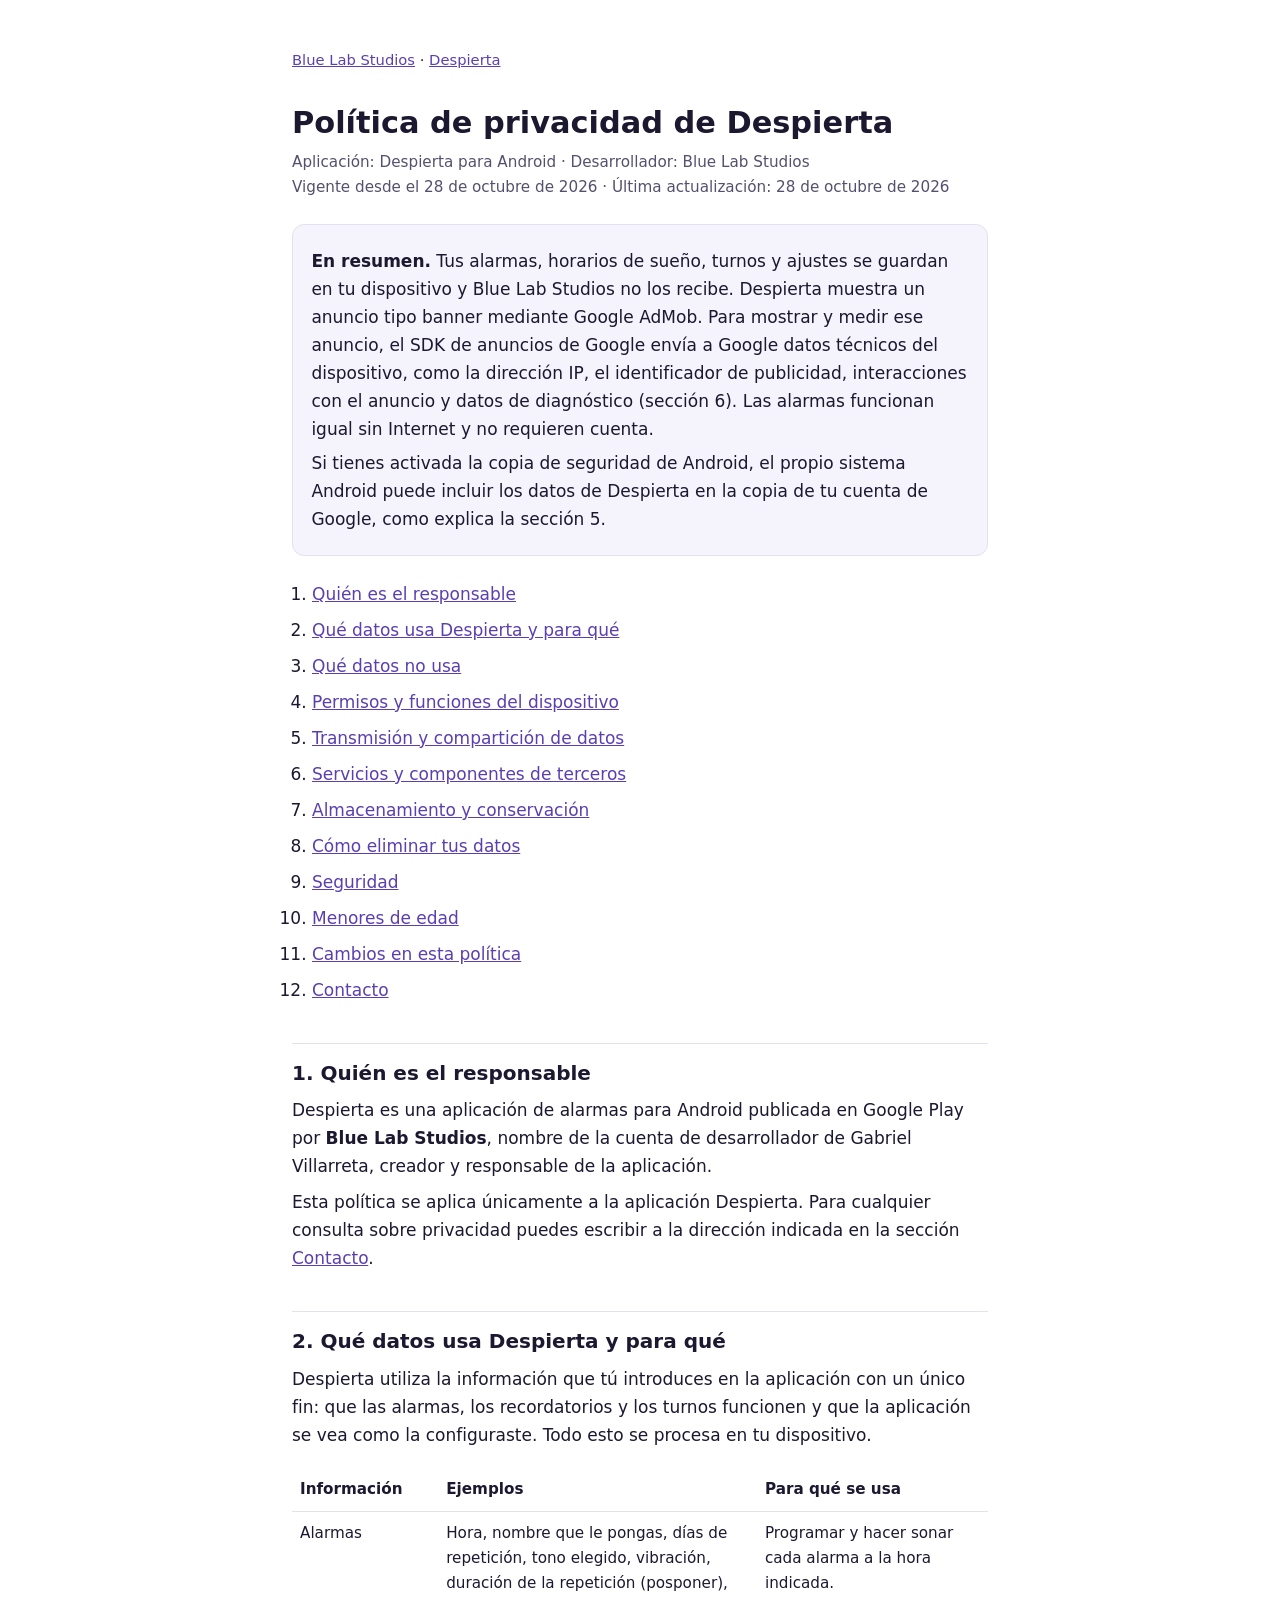
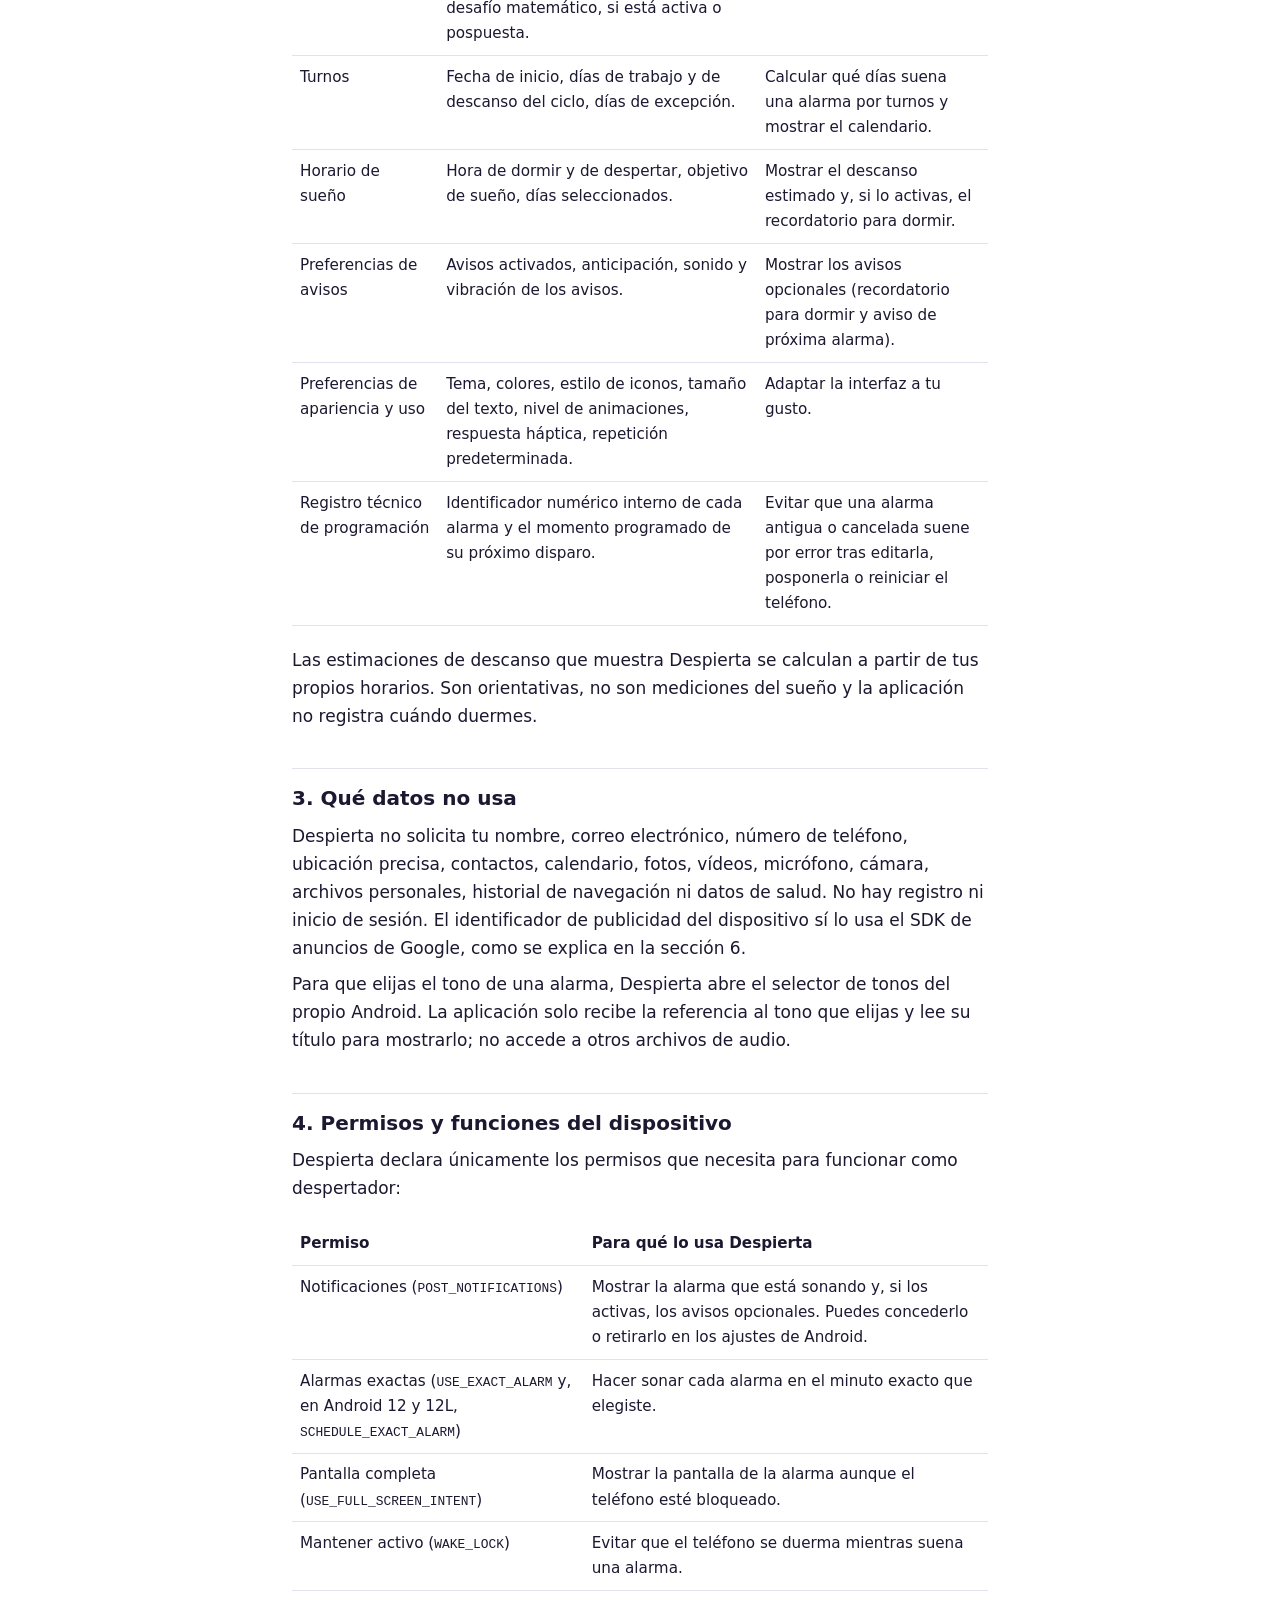
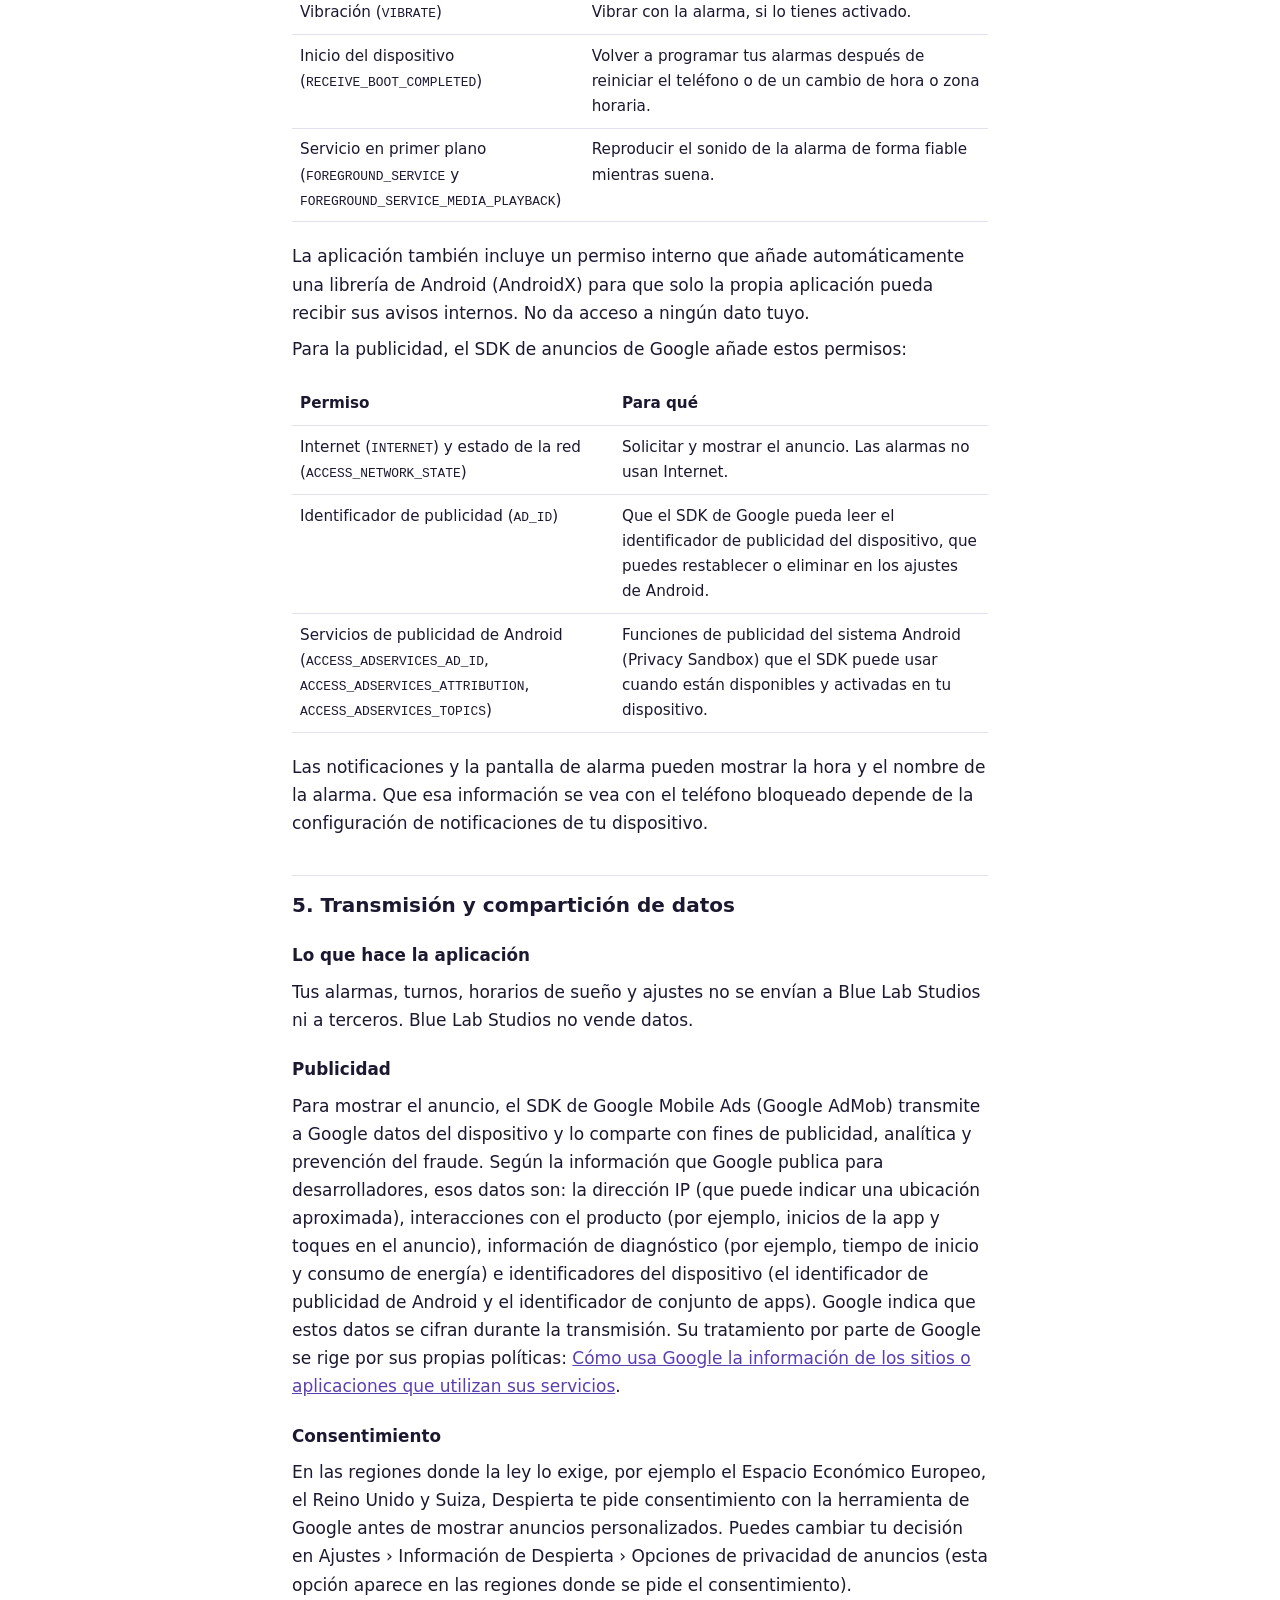
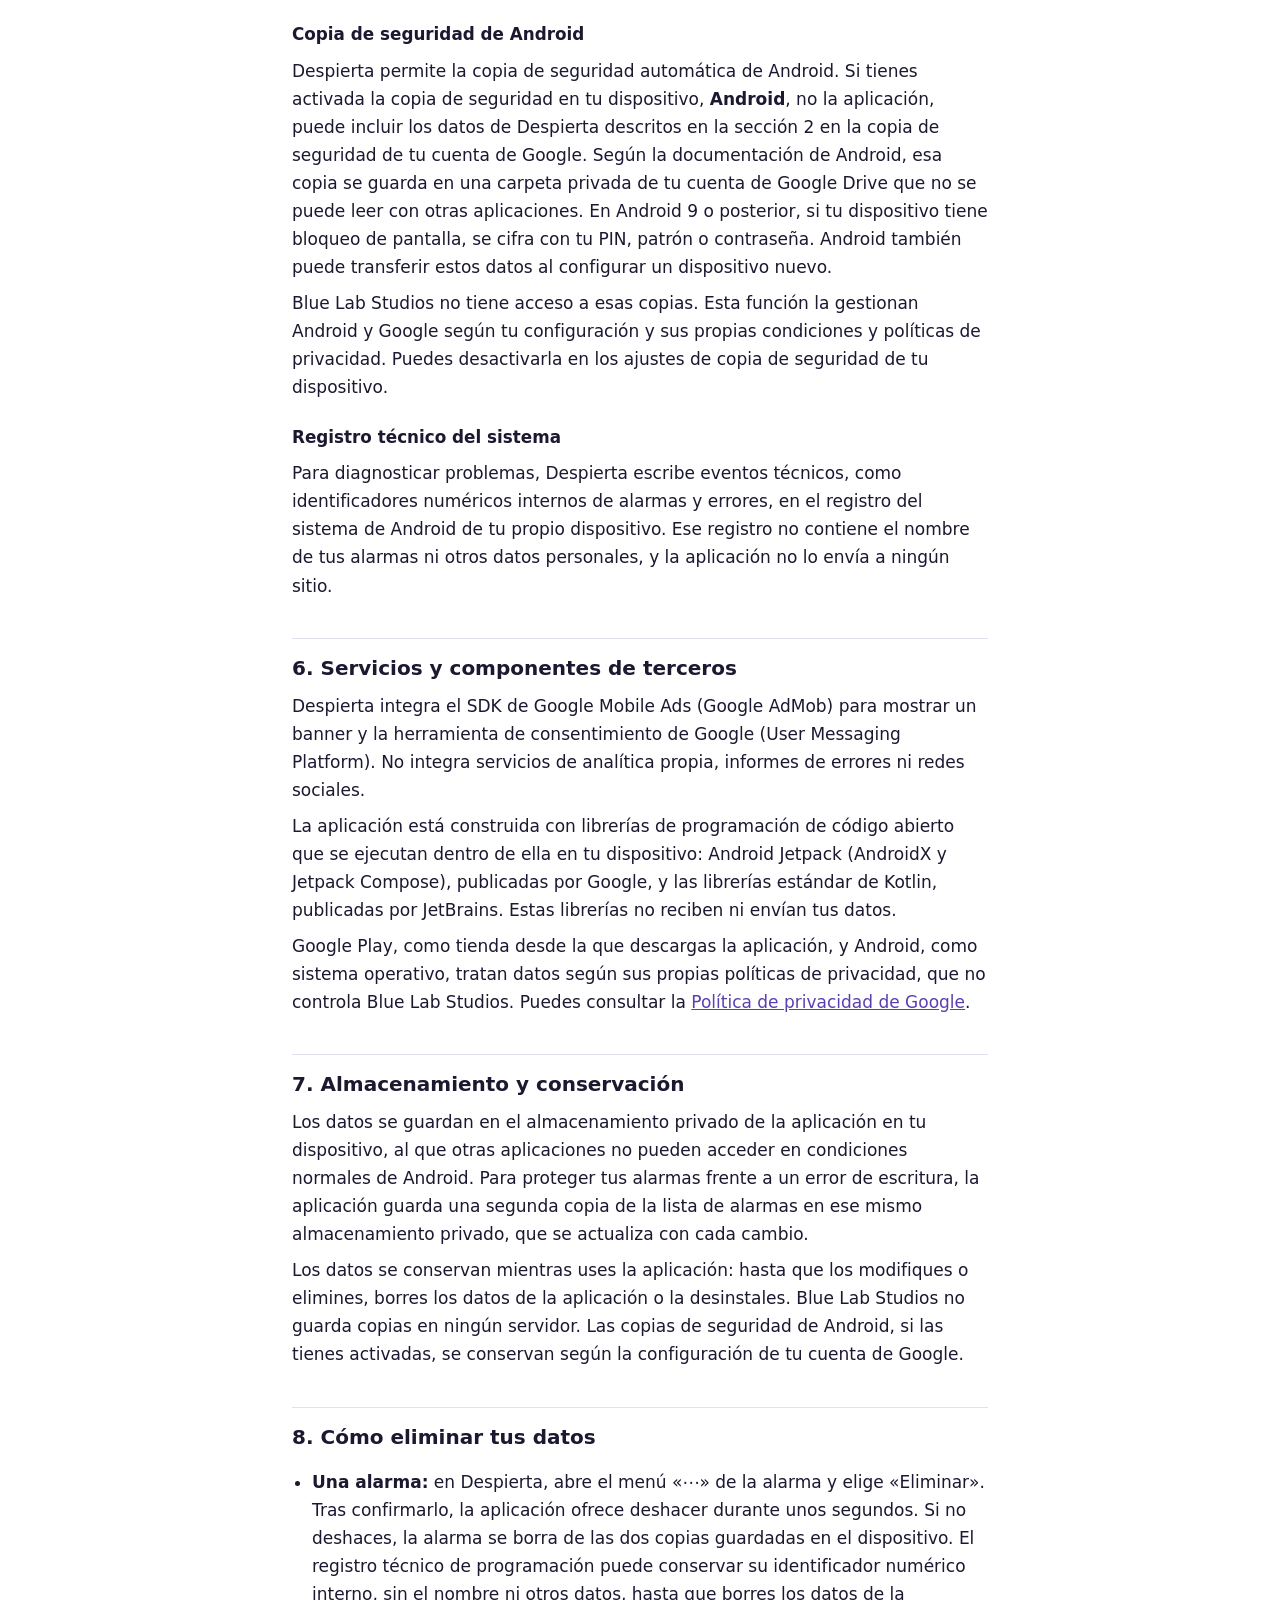
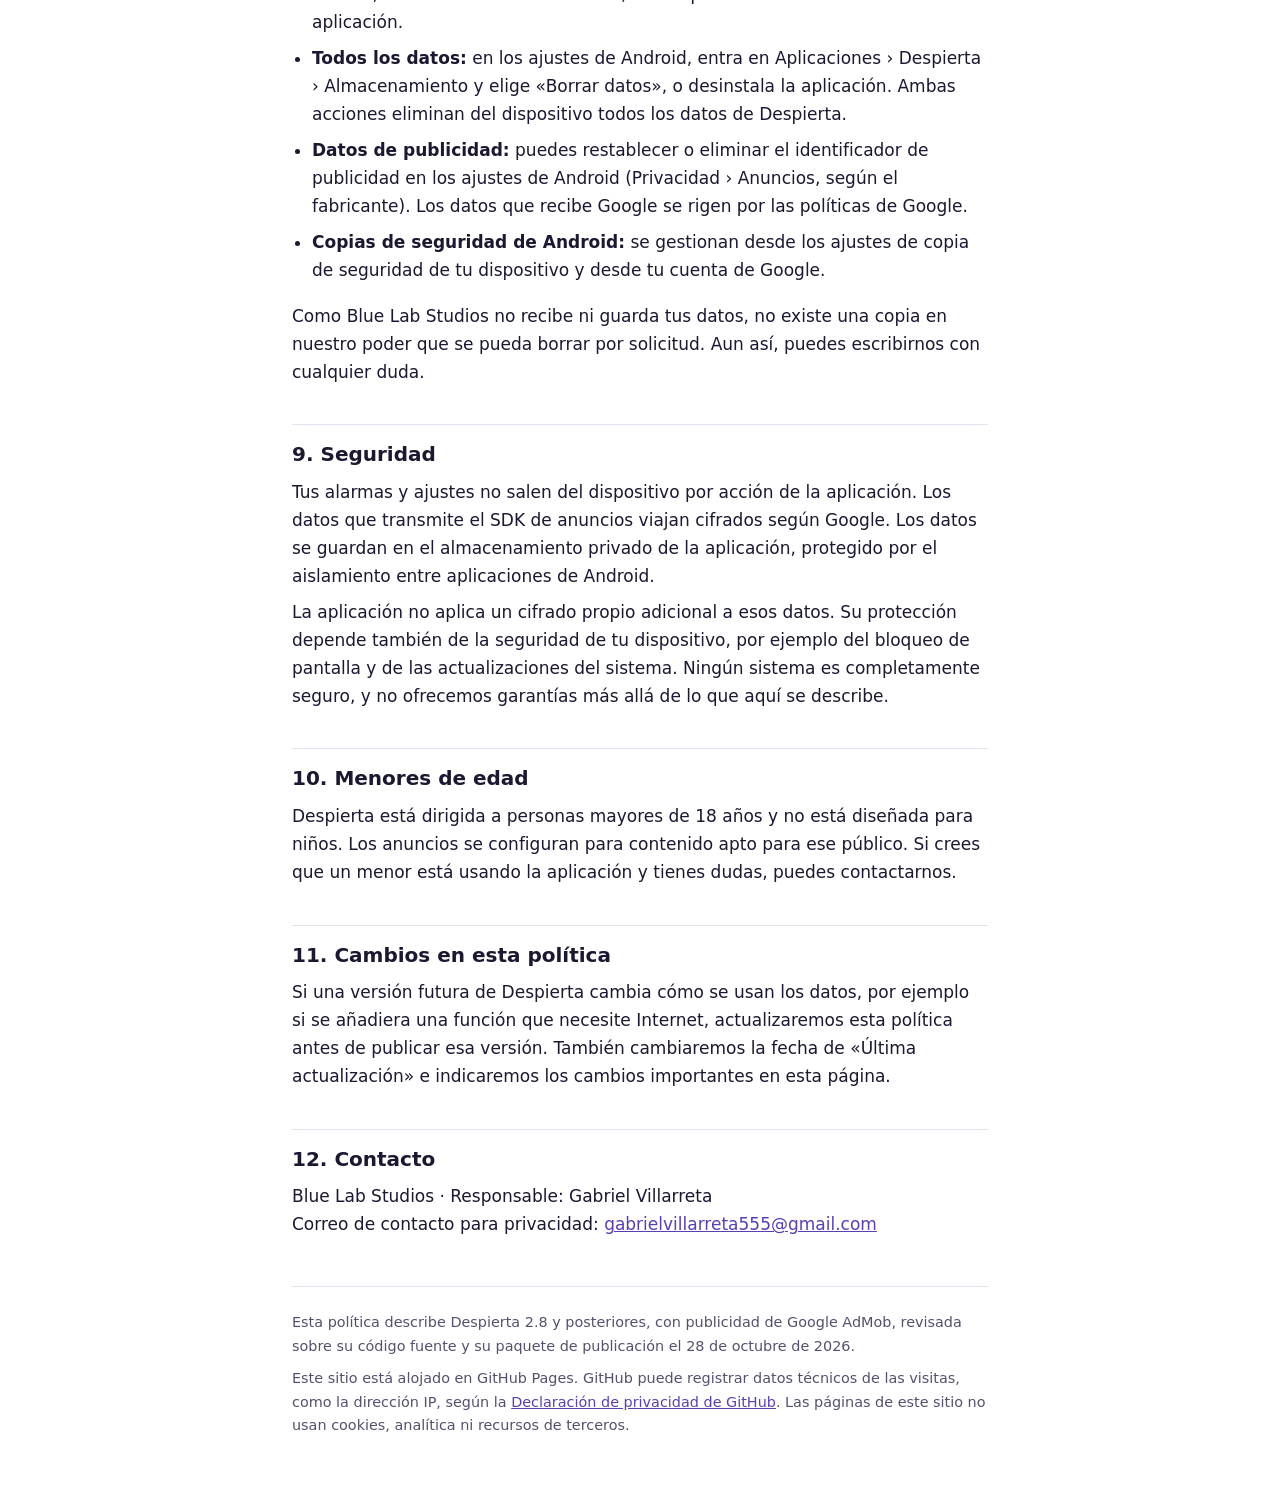
<file: despierta/privacidad/index.html>
<!doctype html>
<html lang="es">
<head>
<meta charset="utf-8">
<meta name="viewport" content="width=device-width, initial-scale=1">
<title>Política de privacidad de Despierta · Blue Lab Studios</title>
<meta name="description" content="Política de privacidad de la aplicación Despierta para Android, publicada por Blue Lab Studios.">
<link rel="canonical" href="https://gabrielvillarreta555-code.github.io/despierta/privacidad/">
<style>
:root{--bg:#ffffff;--text:#1b1830;--soft:#55506d;--line:#e4e1ee;--accent:#5b3fb0;--box:#f5f3fb}
@media (prefers-color-scheme: dark){:root{--bg:#120f22;--text:#efedf7;--soft:#b9b3cf;--line:#2c2745;--accent:#c9b2ff;--box:#1b1730}}
*{box-sizing:border-box}
html{-webkit-text-size-adjust:100%}
body{margin:0;background:var(--bg);color:var(--text);font:17px/1.65 system-ui,-apple-system,"Segoe UI",Roboto,"Helvetica Neue",Arial,sans-serif}
main{max-width:46rem;margin:0 auto;padding:2.5rem 1.25rem 4rem}
a{color:var(--accent)}
.top{font-size:.92rem;margin-bottom:2rem}
h1{font-size:1.9rem;line-height:1.25;margin:0 0 .5rem}
h2{font-size:1.25rem;line-height:1.35;margin:2.4rem 0 .6rem;padding-top:1rem;border-top:1px solid var(--line)}
h3{font-size:1.05rem;margin:1.4rem 0 .4rem}
p,li{margin:.5rem 0}
ul{padding-left:1.25rem}
.meta{color:var(--soft);font-size:.95rem;margin:0}
.box{background:var(--box);border:1px solid var(--line);border-radius:12px;padding:1rem 1.15rem;margin:1.5rem 0}
.box p{margin:.35rem 0}
table{width:100%;border-collapse:collapse;font-size:.95rem;margin:.75rem 0}
th,td{text-align:left;vertical-align:top;padding:.55rem .5rem;border-bottom:1px solid var(--line)}
th{font-weight:600}
.scroll{overflow-x:auto}
nav.toc ol{padding-left:1.25rem;margin:.5rem 0}
footer{margin-top:3rem;padding-top:1rem;border-top:1px solid var(--line);color:var(--soft);font-size:.9rem}
code{font-size:.85em;overflow-wrap:anywhere}
@media (max-width:640px){
  table,thead,tbody,tr,th,td{display:block}
  thead{display:none}
  tr{border-bottom:1px solid var(--line);padding:.7rem 0}
  td{border:0;padding:.15rem 0}
  td:first-child{font-weight:600}
}
</style>
</head>
<body>
<main>
<p class="top"><a href="../../">Blue Lab Studios</a> · <a href="../">Despierta</a></p>

<h1>Política de privacidad de Despierta</h1>
<p class="meta">Aplicación: Despierta para Android · Desarrollador: Blue Lab Studios</p>
<p class="meta">Vigente desde el 28 de octubre de 2026 · Última actualización: 28 de octubre de 2026</p>

<div class="box">
<p><strong>En resumen.</strong> Tus alarmas, horarios de sueño, turnos y ajustes se guardan en tu dispositivo y Blue Lab Studios no los recibe. Despierta muestra un anuncio tipo banner mediante Google AdMob. Para mostrar y medir ese anuncio, el SDK de anuncios de Google envía a Google datos técnicos del dispositivo, como la dirección IP, el identificador de publicidad, interacciones con el anuncio y datos de diagnóstico (sección 6). Las alarmas funcionan igual sin Internet y no requieren cuenta.</p>
<p>Si tienes activada la copia de seguridad de Android, el propio sistema Android puede incluir los datos de Despierta en la copia de tu cuenta de Google, como explica la sección 5.</p>
</div>

<nav class="toc" aria-label="Contenido">
<ol>
<li><a href="#responsable">Quién es el responsable</a></li>
<li><a href="#datos">Qué datos usa Despierta y para qué</a></li>
<li><a href="#no-datos">Qué datos no usa</a></li>
<li><a href="#permisos">Permisos y funciones del dispositivo</a></li>
<li><a href="#transmision">Transmisión y compartición de datos</a></li>
<li><a href="#terceros">Servicios y componentes de terceros</a></li>
<li><a href="#conservacion">Almacenamiento y conservación</a></li>
<li><a href="#eliminar">Cómo eliminar tus datos</a></li>
<li><a href="#seguridad">Seguridad</a></li>
<li><a href="#menores">Menores de edad</a></li>
<li><a href="#cambios">Cambios en esta política</a></li>
<li><a href="#contacto">Contacto</a></li>
</ol>
</nav>

<h2 id="responsable">1. Quién es el responsable</h2>
<p>Despierta es una aplicación de alarmas para Android publicada en Google Play por <strong>Blue Lab Studios</strong>, nombre de la cuenta de desarrollador de Gabriel Villarreta, creador y responsable de la aplicación.</p>
<p>Esta política se aplica únicamente a la aplicación Despierta. Para cualquier consulta sobre privacidad puedes escribir a la dirección indicada en la sección <a href="#contacto">Contacto</a>.</p>

<h2 id="datos">2. Qué datos usa Despierta y para qué</h2>
<p>Despierta utiliza la información que tú introduces en la aplicación con un único fin: que las alarmas, los recordatorios y los turnos funcionen y que la aplicación se vea como la configuraste. Todo esto se procesa en tu dispositivo.</p>
<div class="scroll">
<table>
<thead><tr><th>Información</th><th>Ejemplos</th><th>Para qué se usa</th></tr></thead>
<tbody>
<tr><td>Alarmas</td><td>Hora, nombre que le pongas, días de repetición, tono elegido, vibración, duración de la repetición (posponer), desafío matemático, si está activa o pospuesta.</td><td>Programar y hacer sonar cada alarma a la hora indicada.</td></tr>
<tr><td>Turnos</td><td>Fecha de inicio, días de trabajo y de descanso del ciclo, días de excepción.</td><td>Calcular qué días suena una alarma por turnos y mostrar el calendario.</td></tr>
<tr><td>Horario de sueño</td><td>Hora de dormir y de despertar, objetivo de sueño, días seleccionados.</td><td>Mostrar el descanso estimado y, si lo activas, el recordatorio para dormir.</td></tr>
<tr><td>Preferencias de avisos</td><td>Avisos activados, anticipación, sonido y vibración de los avisos.</td><td>Mostrar los avisos opcionales (recordatorio para dormir y aviso de próxima alarma).</td></tr>
<tr><td>Preferencias de apariencia y uso</td><td>Tema, colores, estilo de iconos, tamaño del texto, nivel de animaciones, respuesta háptica, repetición predeterminada.</td><td>Adaptar la interfaz a tu gusto.</td></tr>
<tr><td>Registro técnico de programación</td><td>Identificador numérico interno de cada alarma y el momento programado de su próximo disparo.</td><td>Evitar que una alarma antigua o cancelada suene por error tras editarla, posponerla o reiniciar el teléfono.</td></tr>
</tbody>
</table>
</div>
<p>Las estimaciones de descanso que muestra Despierta se calculan a partir de tus propios horarios. Son orientativas, no son mediciones del sueño y la aplicación no registra cuándo duermes.</p>

<h2 id="no-datos">3. Qué datos no usa</h2>
<p>Despierta no solicita tu nombre, correo electrónico, número de teléfono, ubicación precisa, contactos, calendario, fotos, vídeos, micrófono, cámara, archivos personales, historial de navegación ni datos de salud. No hay registro ni inicio de sesión. El identificador de publicidad del dispositivo sí lo usa el SDK de anuncios de Google, como se explica en la sección 6.</p>
<p>Para que elijas el tono de una alarma, Despierta abre el selector de tonos del propio Android. La aplicación solo recibe la referencia al tono que elijas y lee su título para mostrarlo; no accede a otros archivos de audio.</p>

<h2 id="permisos">4. Permisos y funciones del dispositivo</h2>
<p>Despierta declara únicamente los permisos que necesita para funcionar como despertador:</p>
<div class="scroll">
<table>
<thead><tr><th>Permiso</th><th>Para qué lo usa Despierta</th></tr></thead>
<tbody>
<tr><td>Notificaciones (<code>POST_NOTIFICATIONS</code>)</td><td>Mostrar la alarma que está sonando y, si los activas, los avisos opcionales. Puedes concederlo o retirarlo en los ajustes de Android.</td></tr>
<tr><td>Alarmas exactas (<code>USE_EXACT_ALARM</code> y, en Android 12 y 12L, <code>SCHEDULE_EXACT_ALARM</code>)</td><td>Hacer sonar cada alarma en el minuto exacto que elegiste.</td></tr>
<tr><td>Pantalla completa (<code>USE_FULL_SCREEN_INTENT</code>)</td><td>Mostrar la pantalla de la alarma aunque el teléfono esté bloqueado.</td></tr>
<tr><td>Mantener activo (<code>WAKE_LOCK</code>)</td><td>Evitar que el teléfono se duerma mientras suena una alarma.</td></tr>
<tr><td>Vibración (<code>VIBRATE</code>)</td><td>Vibrar con la alarma, si lo tienes activado.</td></tr>
<tr><td>Inicio del dispositivo (<code>RECEIVE_BOOT_COMPLETED</code>)</td><td>Volver a programar tus alarmas después de reiniciar el teléfono o de un cambio de hora o zona horaria.</td></tr>
<tr><td>Servicio en primer plano (<code>FOREGROUND_SERVICE</code> y <code>FOREGROUND_SERVICE_MEDIA_PLAYBACK</code>)</td><td>Reproducir el sonido de la alarma de forma fiable mientras suena.</td></tr>
</tbody>
</table>
</div>
<p>La aplicación también incluye un permiso interno que añade automáticamente una librería de Android (AndroidX) para que solo la propia aplicación pueda recibir sus avisos internos. No da acceso a ningún dato tuyo.</p>
<p>Para la publicidad, el SDK de anuncios de Google añade estos permisos:</p>
<div class="scroll">
<table>
<thead><tr><th>Permiso</th><th>Para qué</th></tr></thead>
<tbody>
<tr><td>Internet (<code>INTERNET</code>) y estado de la red (<code>ACCESS_NETWORK_STATE</code>)</td><td>Solicitar y mostrar el anuncio. Las alarmas no usan Internet.</td></tr>
<tr><td>Identificador de publicidad (<code>AD_ID</code>)</td><td>Que el SDK de Google pueda leer el identificador de publicidad del dispositivo, que puedes restablecer o eliminar en los ajustes de Android.</td></tr>
<tr><td>Servicios de publicidad de Android (<code>ACCESS_ADSERVICES_AD_ID</code>, <code>ACCESS_ADSERVICES_ATTRIBUTION</code>, <code>ACCESS_ADSERVICES_TOPICS</code>)</td><td>Funciones de publicidad del sistema Android (Privacy Sandbox) que el SDK puede usar cuando están disponibles y activadas en tu dispositivo.</td></tr>
</tbody>
</table>
</div>
<p>Las notificaciones y la pantalla de alarma pueden mostrar la hora y el nombre de la alarma. Que esa información se vea con el teléfono bloqueado depende de la configuración de notificaciones de tu dispositivo.</p>

<h2 id="transmision">5. Transmisión y compartición de datos</h2>
<h3>Lo que hace la aplicación</h3>
<p>Tus alarmas, turnos, horarios de sueño y ajustes no se envían a Blue Lab Studios ni a terceros. Blue Lab Studios no vende datos.</p>
<h3>Publicidad</h3>
<p>Para mostrar el anuncio, el SDK de Google Mobile Ads (Google AdMob) transmite a Google datos del dispositivo y lo comparte con fines de publicidad, analítica y prevención del fraude. Según la información que Google publica para desarrolladores, esos datos son: la dirección IP (que puede indicar una ubicación aproximada), interacciones con el producto (por ejemplo, inicios de la app y toques en el anuncio), información de diagnóstico (por ejemplo, tiempo de inicio y consumo de energía) e identificadores del dispositivo (el identificador de publicidad de Android y el identificador de conjunto de apps). Google indica que estos datos se cifran durante la transmisión. Su tratamiento por parte de Google se rige por sus propias políticas: <a href="https://policies.google.com/technologies/partner-sites">Cómo usa Google la información de los sitios o aplicaciones que utilizan sus servicios</a>.</p>
<h3>Consentimiento</h3>
<p>En las regiones donde la ley lo exige, por ejemplo el Espacio Económico Europeo, el Reino Unido y Suiza, Despierta te pide consentimiento con la herramienta de Google antes de mostrar anuncios personalizados. Puedes cambiar tu decisión en Ajustes › Información de Despierta › Opciones de privacidad de anuncios (esta opción aparece en las regiones donde se pide el consentimiento).</p>
<h3>Copia de seguridad de Android</h3>
<p>Despierta permite la copia de seguridad automática de Android. Si tienes activada la copia de seguridad en tu dispositivo, <strong>Android</strong>, no la aplicación, puede incluir los datos de Despierta descritos en la sección 2 en la copia de seguridad de tu cuenta de Google. Según la documentación de Android, esa copia se guarda en una carpeta privada de tu cuenta de Google Drive que no se puede leer con otras aplicaciones. En Android 9 o posterior, si tu dispositivo tiene bloqueo de pantalla, se cifra con tu PIN, patrón o contraseña. Android también puede transferir estos datos al configurar un dispositivo nuevo.</p>
<p>Blue Lab Studios no tiene acceso a esas copias. Esta función la gestionan Android y Google según tu configuración y sus propias condiciones y políticas de privacidad. Puedes desactivarla en los ajustes de copia de seguridad de tu dispositivo.</p>
<h3>Registro técnico del sistema</h3>
<p>Para diagnosticar problemas, Despierta escribe eventos técnicos, como identificadores numéricos internos de alarmas y errores, en el registro del sistema de Android de tu propio dispositivo. Ese registro no contiene el nombre de tus alarmas ni otros datos personales, y la aplicación no lo envía a ningún sitio.</p>

<h2 id="terceros">6. Servicios y componentes de terceros</h2>
<p>Despierta integra el SDK de Google Mobile Ads (Google AdMob) para mostrar un banner y la herramienta de consentimiento de Google (User Messaging Platform). No integra servicios de analítica propia, informes de errores ni redes sociales.</p>
<p>La aplicación está construida con librerías de programación de código abierto que se ejecutan dentro de ella en tu dispositivo: Android Jetpack (AndroidX y Jetpack Compose), publicadas por Google, y las librerías estándar de Kotlin, publicadas por JetBrains. Estas librerías no reciben ni envían tus datos.</p>
<p>Google Play, como tienda desde la que descargas la aplicación, y Android, como sistema operativo, tratan datos según sus propias políticas de privacidad, que no controla Blue Lab Studios. Puedes consultar la <a href="https://policies.google.com/privacy">Política de privacidad de Google</a>.</p>

<h2 id="conservacion">7. Almacenamiento y conservación</h2>
<p>Los datos se guardan en el almacenamiento privado de la aplicación en tu dispositivo, al que otras aplicaciones no pueden acceder en condiciones normales de Android. Para proteger tus alarmas frente a un error de escritura, la aplicación guarda una segunda copia de la lista de alarmas en ese mismo almacenamiento privado, que se actualiza con cada cambio.</p>
<p>Los datos se conservan mientras uses la aplicación: hasta que los modifiques o elimines, borres los datos de la aplicación o la desinstales. Blue Lab Studios no guarda copias en ningún servidor. Las copias de seguridad de Android, si las tienes activadas, se conservan según la configuración de tu cuenta de Google.</p>

<h2 id="eliminar">8. Cómo eliminar tus datos</h2>
<ul>
<li><strong>Una alarma:</strong> en Despierta, abre el menú «⋯» de la alarma y elige «Eliminar». Tras confirmarlo, la aplicación ofrece deshacer durante unos segundos. Si no deshaces, la alarma se borra de las dos copias guardadas en el dispositivo. El registro técnico de programación puede conservar su identificador numérico interno, sin el nombre ni otros datos, hasta que borres los datos de la aplicación.</li>
<li><strong>Todos los datos:</strong> en los ajustes de Android, entra en Aplicaciones › Despierta › Almacenamiento y elige «Borrar datos», o desinstala la aplicación. Ambas acciones eliminan del dispositivo todos los datos de Despierta.</li>
<li><strong>Datos de publicidad:</strong> puedes restablecer o eliminar el identificador de publicidad en los ajustes de Android (Privacidad › Anuncios, según el fabricante). Los datos que recibe Google se rigen por las políticas de Google.</li>
<li><strong>Copias de seguridad de Android:</strong> se gestionan desde los ajustes de copia de seguridad de tu dispositivo y desde tu cuenta de Google.</li>
</ul>
<p>Como Blue Lab Studios no recibe ni guarda tus datos, no existe una copia en nuestro poder que se pueda borrar por solicitud. Aun así, puedes escribirnos con cualquier duda.</p>

<h2 id="seguridad">9. Seguridad</h2>
<p>Tus alarmas y ajustes no salen del dispositivo por acción de la aplicación. Los datos que transmite el SDK de anuncios viajan cifrados según Google. Los datos se guardan en el almacenamiento privado de la aplicación, protegido por el aislamiento entre aplicaciones de Android.</p>
<p>La aplicación no aplica un cifrado propio adicional a esos datos. Su protección depende también de la seguridad de tu dispositivo, por ejemplo del bloqueo de pantalla y de las actualizaciones del sistema. Ningún sistema es completamente seguro, y no ofrecemos garantías más allá de lo que aquí se describe.</p>

<h2 id="menores">10. Menores de edad</h2>
<p>Despierta está dirigida a personas mayores de 18 años y no está diseñada para niños. Los anuncios se configuran para contenido apto para ese público. Si crees que un menor está usando la aplicación y tienes dudas, puedes contactarnos.</p>

<h2 id="cambios">11. Cambios en esta política</h2>
<p>Si una versión futura de Despierta cambia cómo se usan los datos, por ejemplo si se añadiera una función que necesite Internet, actualizaremos esta política antes de publicar esa versión. También cambiaremos la fecha de «Última actualización» e indicaremos los cambios importantes en esta página.</p>

<h2 id="contacto">12. Contacto</h2>
<p>Blue Lab Studios · Responsable: Gabriel Villarreta<br>
Correo de contacto para privacidad: <a href="mailto:gabrielvillarreta555@gmail.com">gabrielvillarreta555@gmail.com</a></p>

<footer>
<p>Esta política describe Despierta 2.8 y posteriores, con publicidad de Google AdMob, revisada sobre su código fuente y su paquete de publicación el 28 de octubre de 2026.</p>
<p>Este sitio está alojado en GitHub Pages. GitHub puede registrar datos técnicos de las visitas, como la dirección IP, según la <a href="https://docs.github.com/es/site-policy/privacy-policies/github-general-privacy-statement">Declaración de privacidad de GitHub</a>. Las páginas de este sitio no usan cookies, analítica ni recursos de terceros.</p>
</footer>
</main>
</body>
</html>
</file>
<file: demos/blue-interactive/demo.css>
@font-face{font-family:Jakarta;src:url('../../fonts/plus-jakarta-sans.woff2') format('woff2');font-weight:200 800;font-display:swap}
:root{color-scheme:dark;--bg:#070b1d;--text:#eef1ff;--soft:#a9b3d6;--blue:#60a5fa;--line:rgba(160,180,255,.2);font-family:Jakarta,system-ui,sans-serif}*{box-sizing:border-box}[hidden]{display:none!important}body{margin:0;color:var(--text);background:radial-gradient(45rem 30rem at 75% 5%,#123779 0%,transparent 70%),var(--bg);min-height:100vh}button,select{font:inherit}button{cursor:pointer}a{color:inherit;text-decoration:none}.wrap{width:min(1160px,calc(100% - 48px));margin:auto}.header{height:80px;display:flex;align-items:center;justify-content:space-between;border-bottom:1px solid var(--line)}.brand{font-weight:800;font-size:1.05rem}.brand .mark{color:#7bc9ff}.header-label,.card-kicker{font-size:.65rem;letter-spacing:.15em;font-weight:800;color:#8eb9eb}.intro{padding:68px 0 34px}.eyebrow{font-size:.68rem;letter-spacing:.17em;font-weight:800;color:#83c6ff}.eyebrow span{display:inline-block;width:7px;height:7px;border-radius:50%;background:#76c9ff;box-shadow:0 0 12px #50c3ff;margin-right:8px}h1{font-size:clamp(2.7rem,6vw,5rem);line-height:1.05;letter-spacing:-.055em;margin:18px 0}h1 em{font-style:normal;color:#64b5ff}.intro>p:not(.eyebrow){color:var(--soft);font-size:1.05rem;line-height:1.7;margin:0}.demo-notice{display:inline-block;margin-top:22px;padding:11px 15px;border:1px solid #315485;border-radius:10px;background:#11244a;color:#bcd1ef;font-size:.8rem;line-height:1.5}.demo-notice strong{color:#fff}.workspace{display:grid;grid-template-columns:1.1fr .9fr;gap:16px}.image-card,.blue-card,.expressions{border:1px solid var(--line);border-radius:22px;background:linear-gradient(145deg,#101d3e,#0a1430);padding:24px}.card-top{display:flex;align-items:start;justify-content:space-between;gap:12px}.card-top h2,.expressions h2{font-size:1.2rem;letter-spacing:-.02em;margin:8px 0 0}.file-pill{font-size:.63rem;font-weight:800;letter-spacing:.1em;color:#9acbff;padding:6px 9px;border:1px solid #315485;border-radius:6px}.sample{position:relative;margin-top:20px;border-radius:14px;overflow:hidden;aspect-ratio:640/400;border:1px solid #385886;background:#10255b}.sample svg{display:block;width:100%;height:100%}.sample-label{position:absolute;bottom:12px;left:12px;padding:7px 9px;font-size:.58rem;letter-spacing:.12em;font-weight:800;background:#07142bd9;border:1px solid #a0d5ff40;border-radius:6px}.scan{display:none;position:absolute;left:0;right:0;top:12%;height:2px;background:#bbf4ff;box-shadow:0 0 8px 2px #4abfff,0 0 24px 5px #278cff}.scan-point{display:none;position:absolute;color:#a8efff;text-shadow:0 0 12px #68d9ff;font-size:24px}.point-one{top:30%;left:25%}.point-two{right:20%;bottom:28%}.workspace[data-state='running'] .scan,.workspace[data-state='running'] .scan-point{display:block}.image-note{margin:14px 0 0;color:var(--soft);font-size:.78rem}.sparkle{font-size:26px;color:#75c5ff}.character-stage{position:relative;display:grid;place-items:center;min-height:235px}.orbital{position:absolute;width:220px;height:165px;border:1px solid #55b4ff29;border-radius:50%;transform:rotate(-12deg)}.stage-label{position:absolute;bottom:0;color:#789bc8;font-size:.57rem;font-weight:800;letter-spacing:.18em}.status-box{display:flex;align-items:flex-start;gap:10px;padding:13px;border:1px solid #24436e;border-radius:12px;background:#0b1d3b;margin-top:14px}.status-box p{font-size:.83rem;line-height:1.5;color:#cbdcf5;margin:0}.status-dot{flex:none;width:7px;height:7px;border-radius:50%;background:#70c3ff;box-shadow:0 0 9px #70c3ff;margin-top:6px}.workspace[data-state='success'] .status-dot{background:#79e6c1}.workspace[data-state='error'] .status-dot{background:#ff9aad}.progress{height:5px;border-radius:6px;background:#203960;overflow:hidden;margin-top:12px}.progress-bar{width:35%;height:100%;border-radius:6px;background:#78d7ff}.actions{display:flex;flex-wrap:wrap;gap:9px;margin-top:16px}.button{min-height:46px;border-radius:10px;padding:11px 15px;font-weight:800;font-size:.78rem}.primary{border:1px solid transparent;background:linear-gradient(130deg,#1d4ed8,#2f7bff);color:#fff}.primary span{margin-left:10px}.secondary{border:1px solid #38547b;background:#12274b;color:#dceaff}.button:disabled{opacity:.6;cursor:not-allowed}.expressions{margin-top:16px;display:grid;grid-template-columns:1fr auto;align-items:end;gap:0 24px}.expressions p{max-width:650px;color:var(--soft);font-size:.83rem;line-height:1.6;margin:10px 0 0}.expression-control{display:flex;flex-direction:column;gap:8px}.expressions label{font-size:.74rem;color:#bed4ee}.expressions select{min-width:170px;min-height:44px;padding:8px 12px;background:#102346;color:white;border:1px solid #38547b;border-radius:10px}footer{padding:35px 0 45px;display:flex;justify-content:space-between;gap:10px;color:#7f9dc5;font-size:.7rem}a:focus-visible,button:focus-visible,select:focus-visible{outline:3px solid #a7dcff;outline-offset:3px}@media(prefers-reduced-motion:no-preference){.workspace[data-state='running'] .scan{animation:scan 2.3s ease-in-out infinite alternate}.workspace[data-state='running'] .point-two{animation:twinkle 1.4s ease-in-out infinite alternate}.progress-bar{animation:progress 1.5s ease-in-out infinite alternate}@keyframes scan{to{top:88%}}@keyframes twinkle{to{opacity:.25}}@keyframes progress{to{transform:translateX(180%)}}}@media(max-width:760px){.header-label{display:none}.intro{padding-top:46px}.workspace{grid-template-columns:1fr}.expressions{grid-template-columns:1fr}.expression-control{margin-top:18px}footer{flex-direction:column}.wrap{width:calc(100% - 32px)}}
</file>
